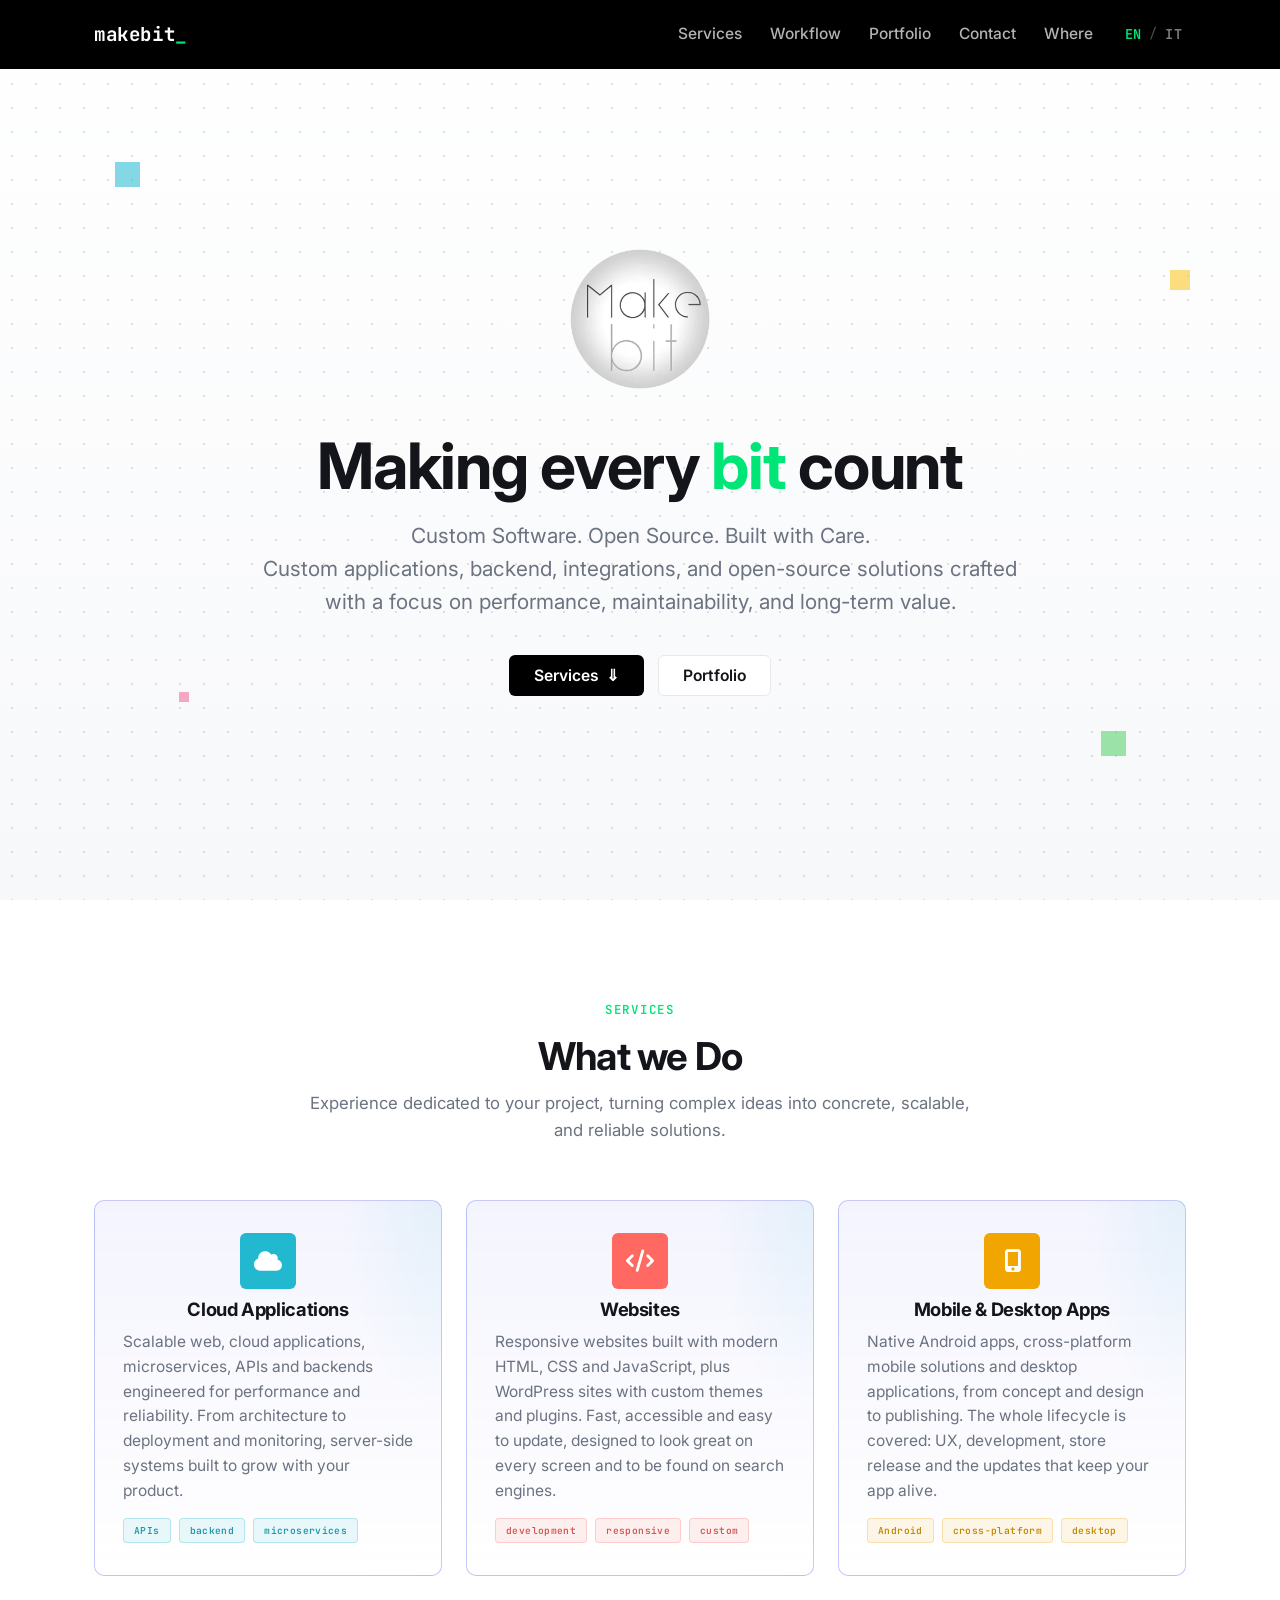
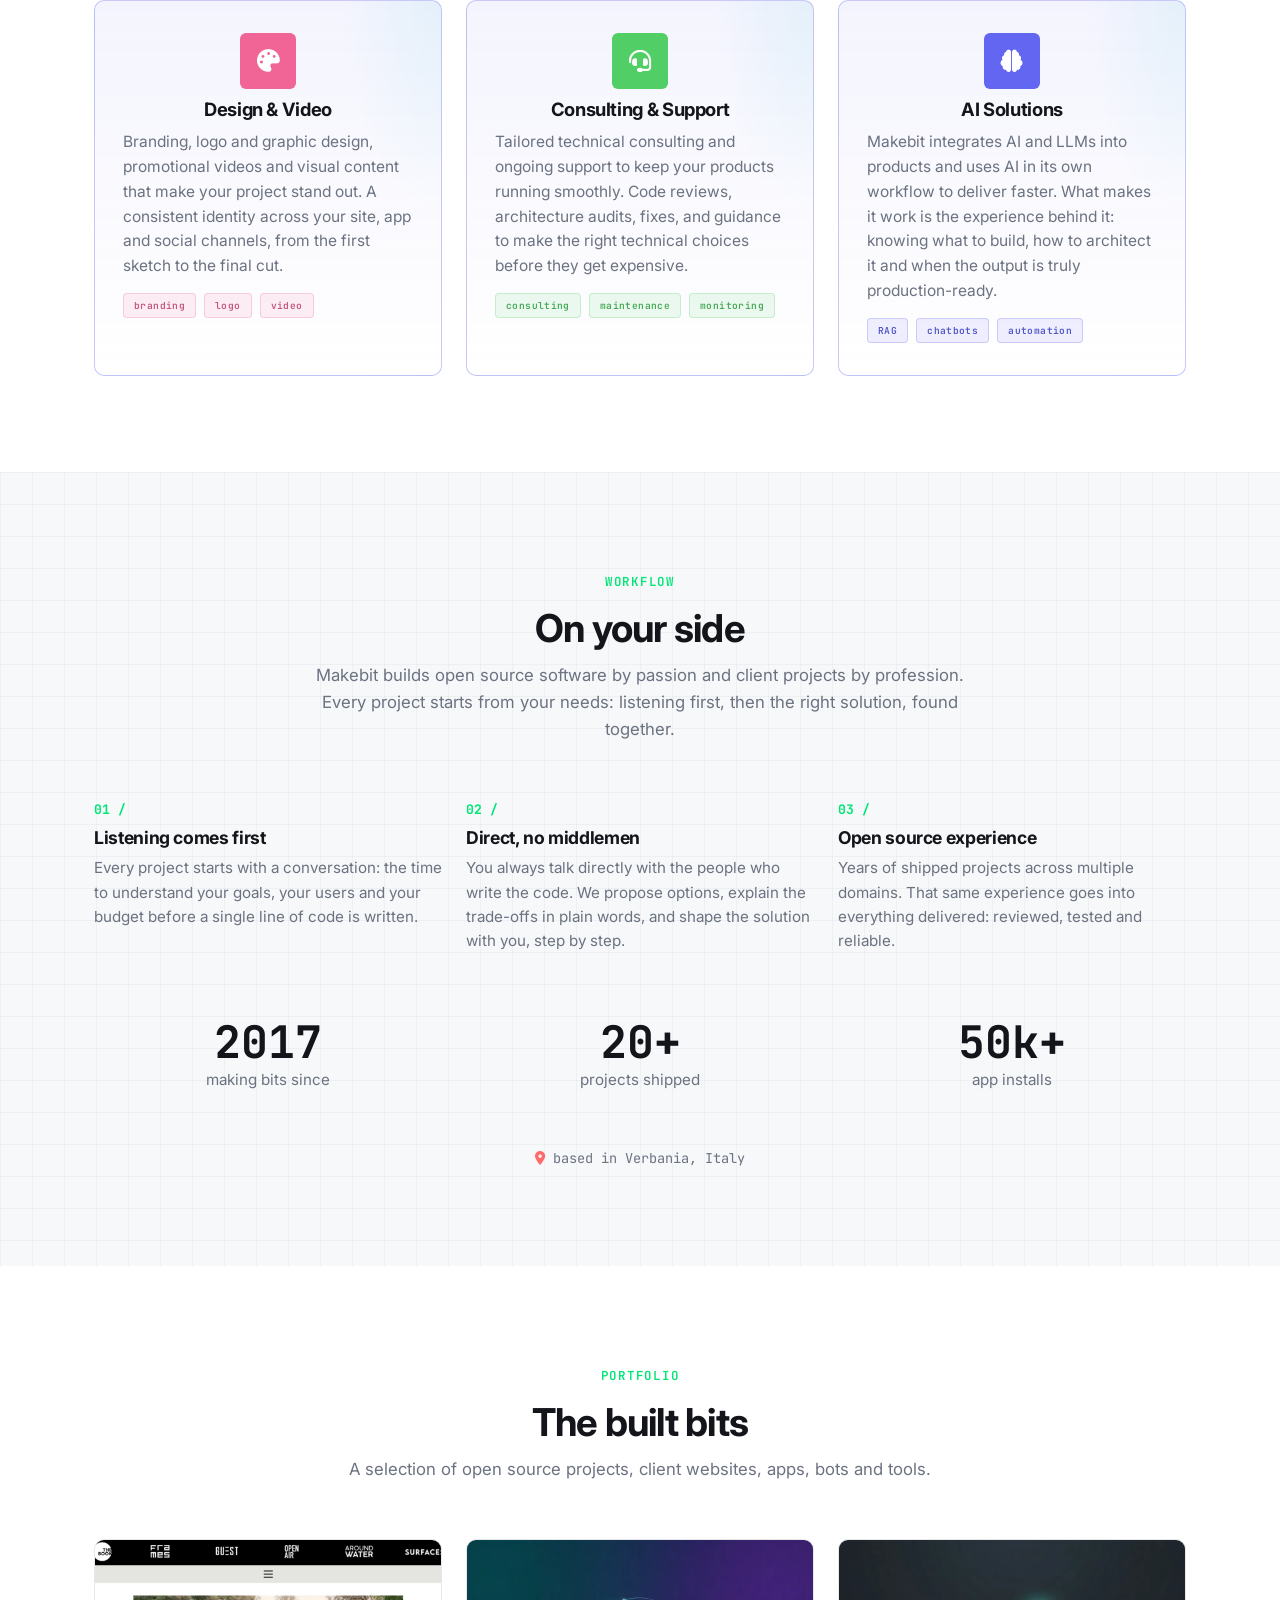
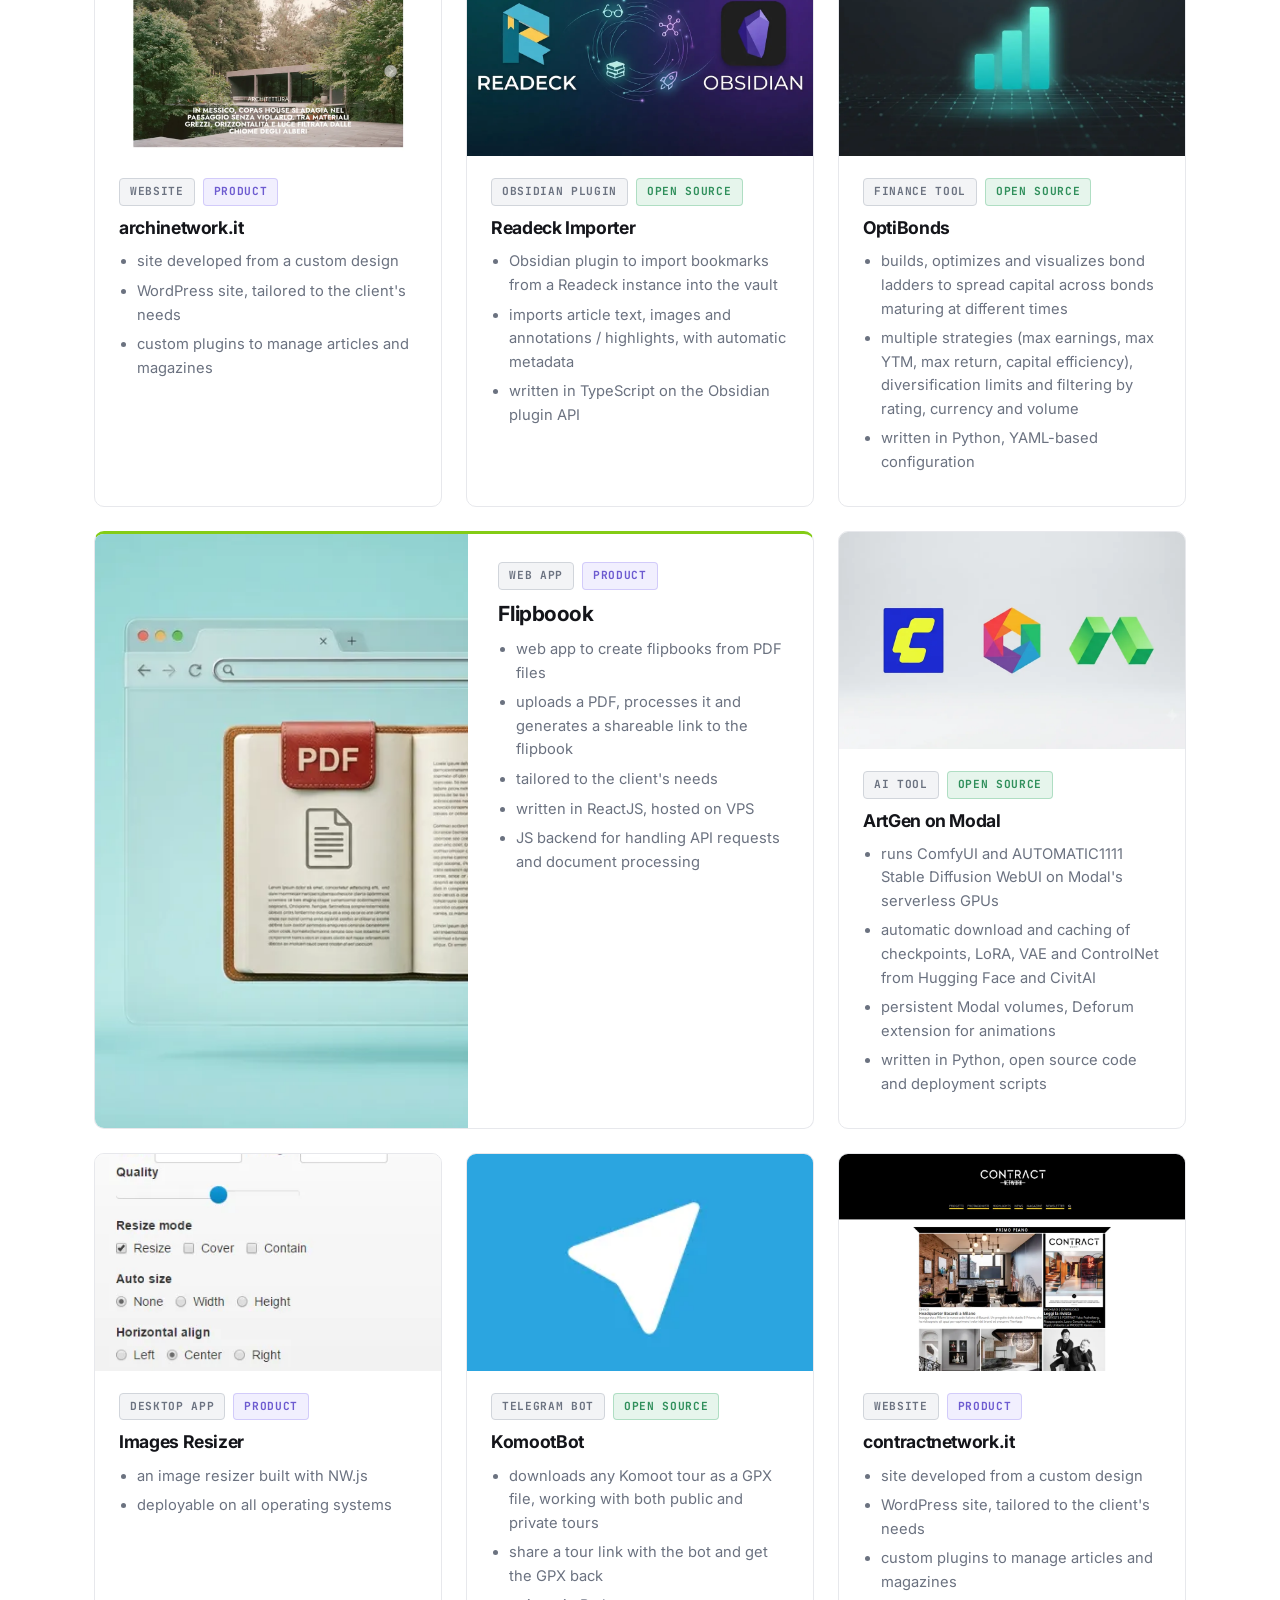
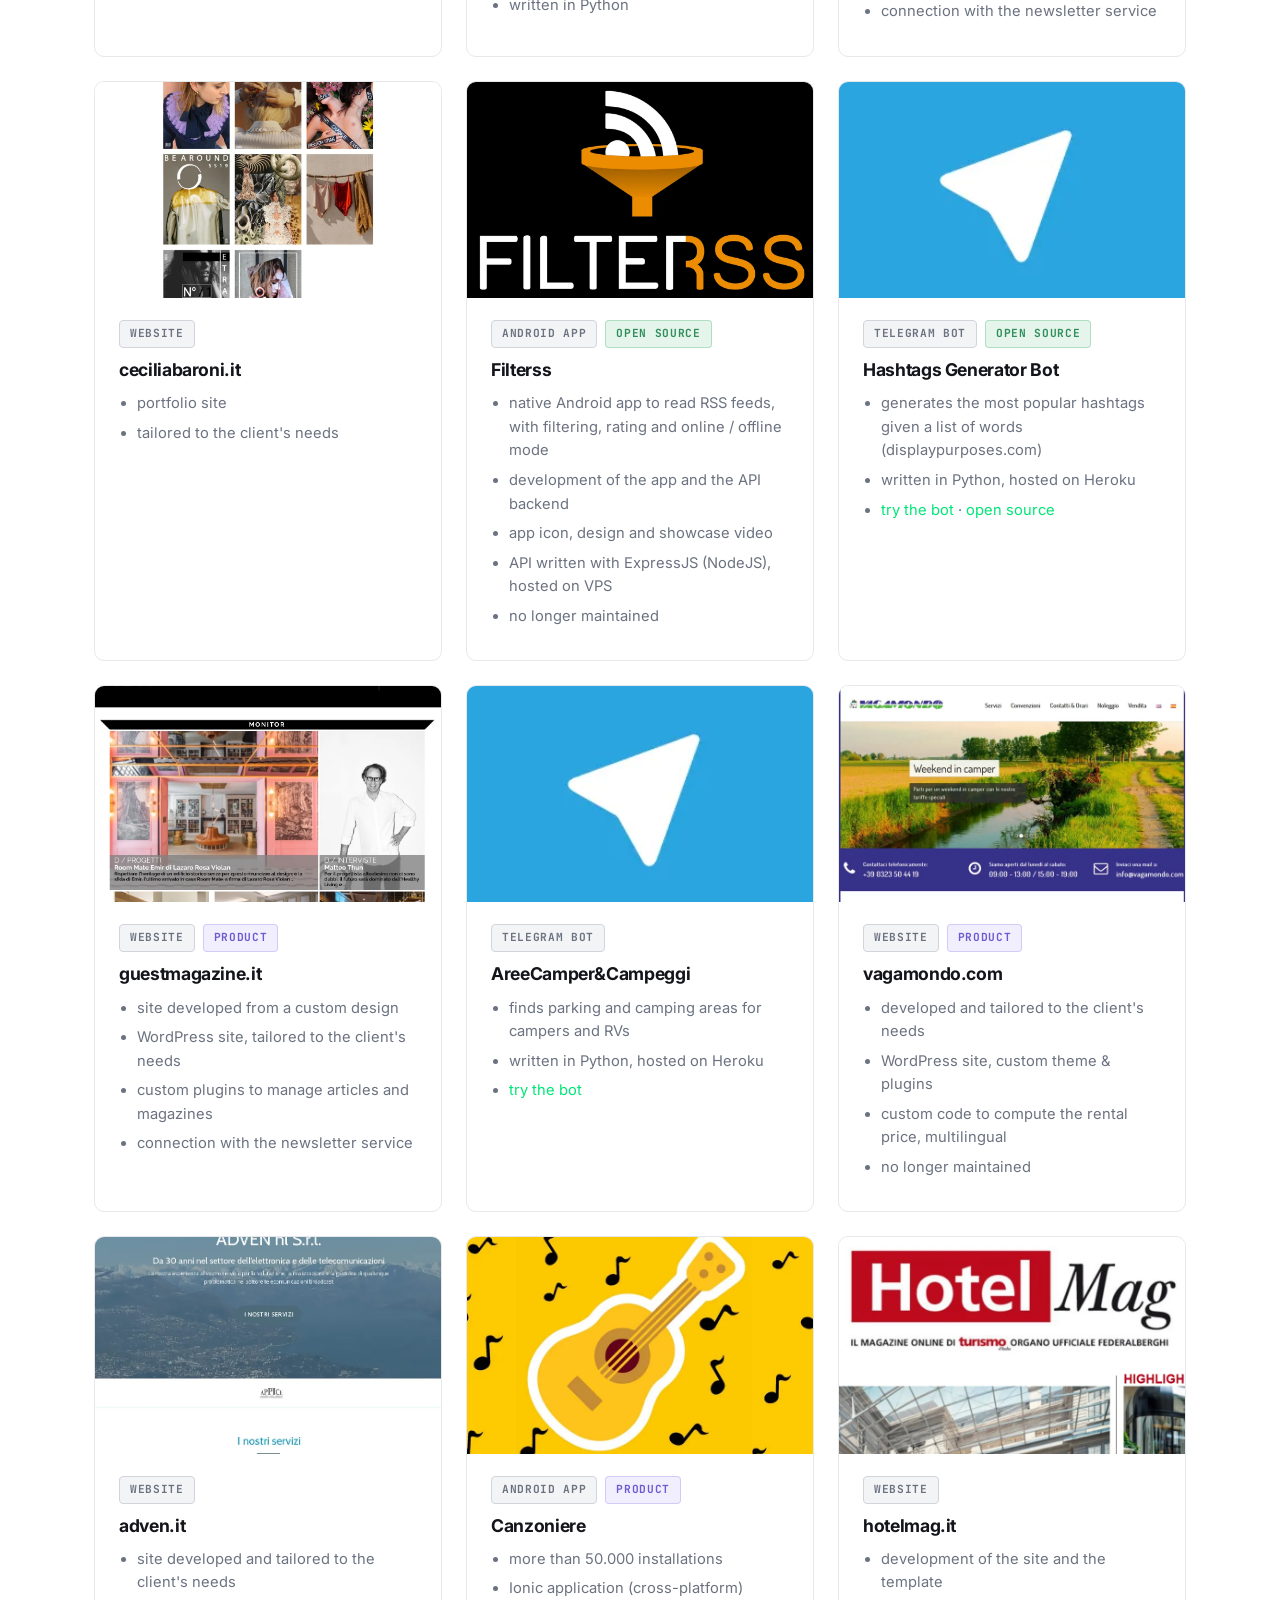
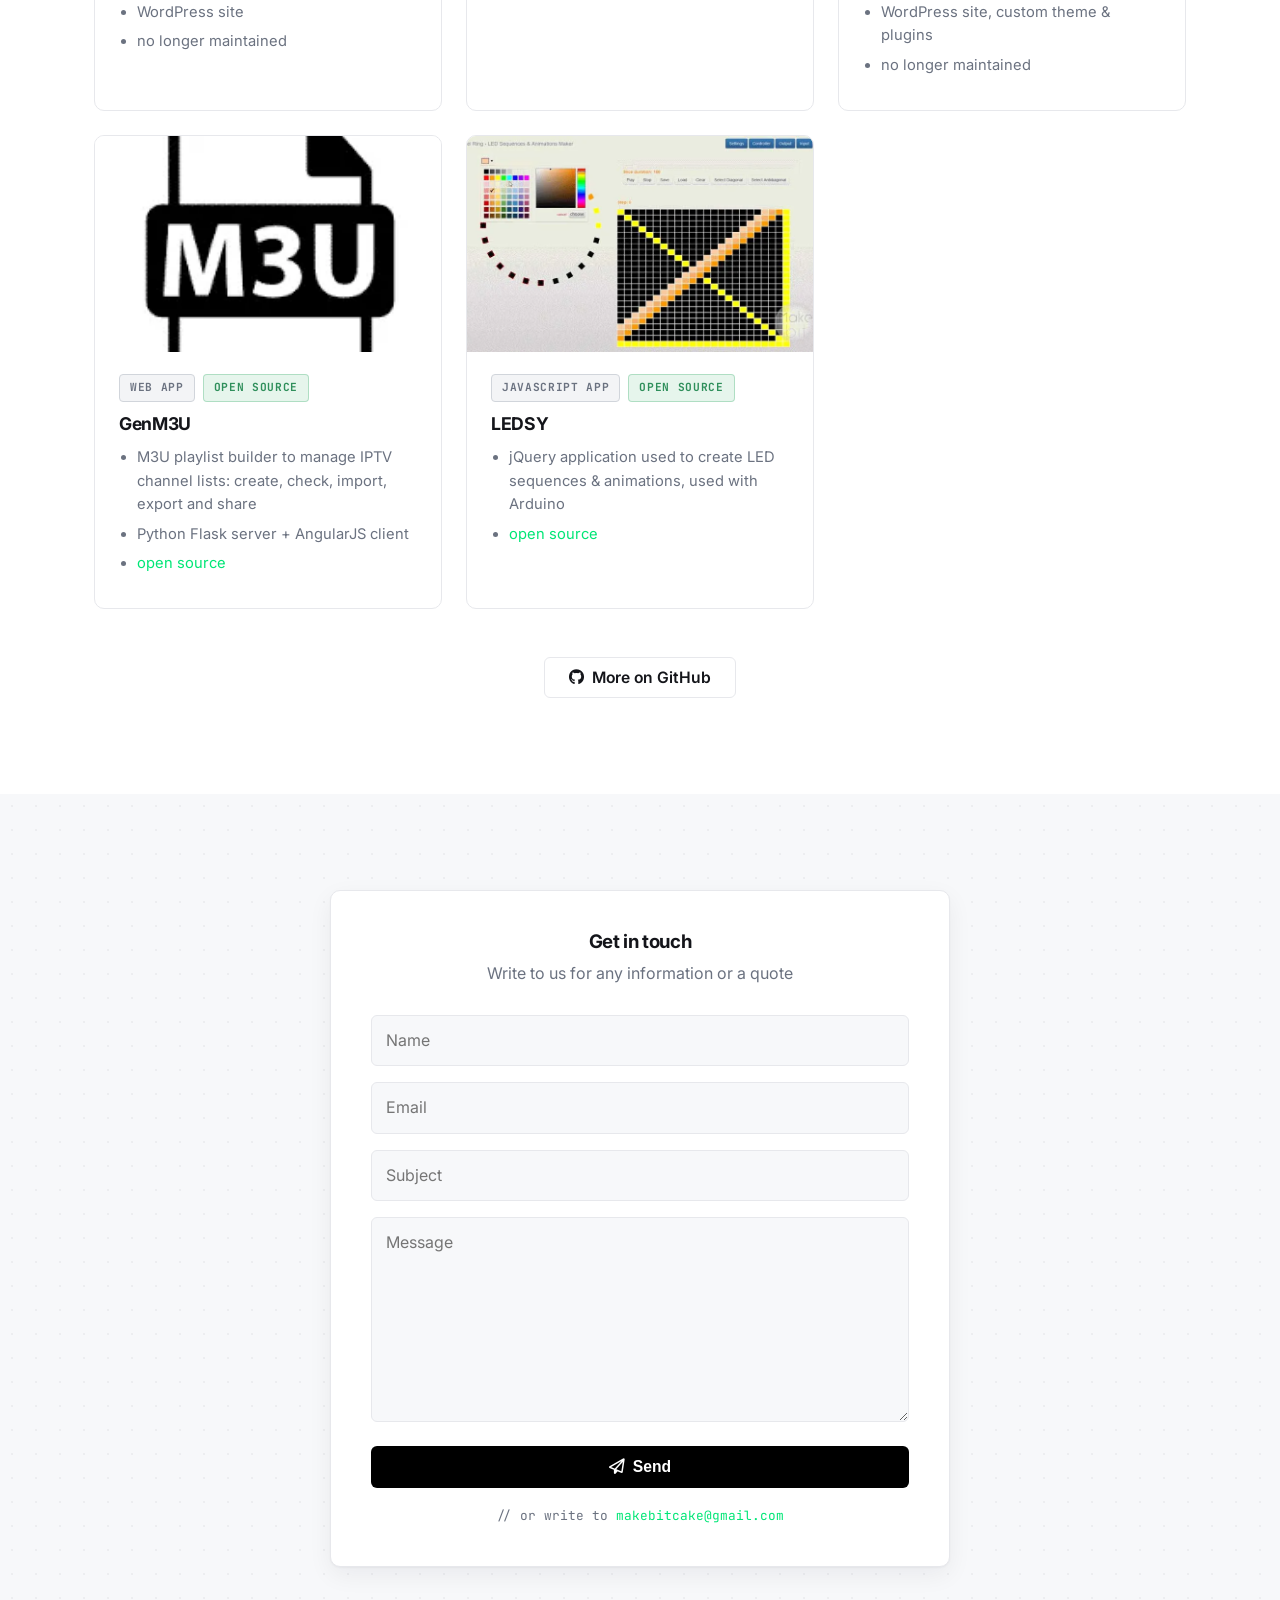
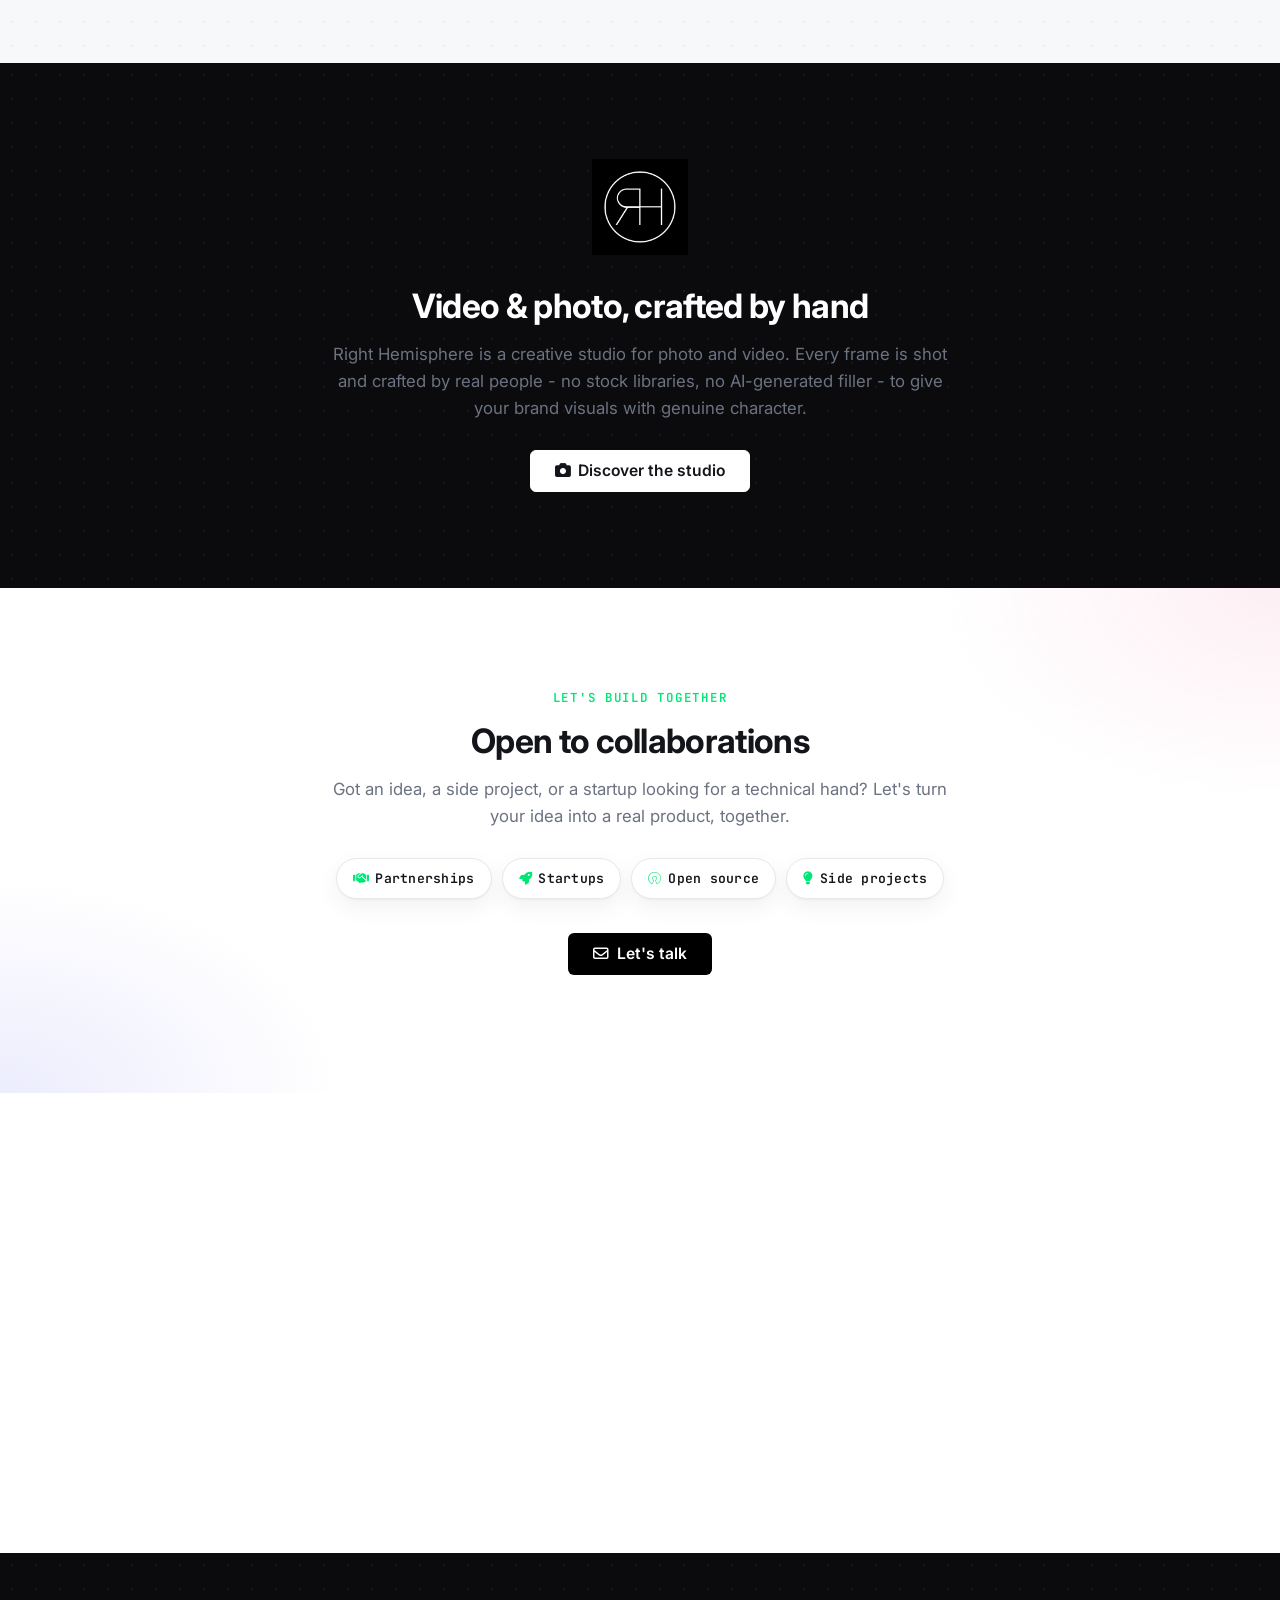
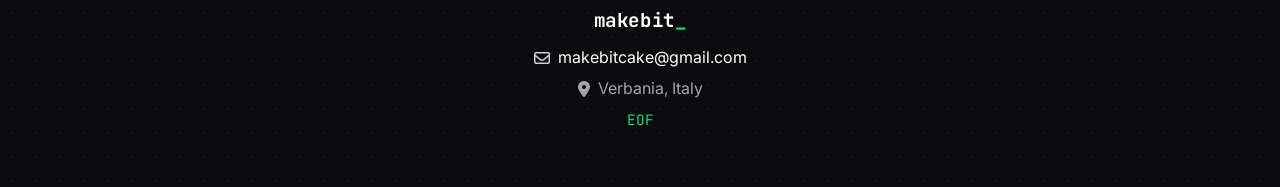
<file: index.html>
<!DOCTYPE html>
<html lang="en">

<head>
	<meta charset="utf-8">
	<meta name="viewport" content="width=device-width, initial-scale=1">

	<title>Makebit · Software, Web &amp; App Development in Verbania</title>
	<meta name="description" content="Makebit is an independent software studio in Verbania, Italy, building custom websites, mobile and desktop apps, cloud applications and open source software for clients worldwide.">
	<meta name="author" content="Makebit">
	<meta name="robots" content="index, follow, max-image-preview:large, max-snippet:-1, max-video-preview:-1">
	<meta name="theme-color" content="#ffffff">

	<link rel="canonical" href="https://makeb.it/">

	<!-- Favicons -->
	<link rel="icon" href="/assets/img/makebit.png" type="image/png">
	<link rel="apple-touch-icon" href="/assets/img/makebit.png">

	<!-- Open Graph -->
	<meta property="og:type" content="website">
	<meta property="og:site_name" content="Makebit">
	<meta property="og:title" content="Makebit · Software, Web &amp; App Development">
	<meta property="og:description" content="Independent software studio in Verbania, Italy. Custom websites, mobile and desktop apps, cloud applications and open source software.">
	<meta property="og:url" content="https://makeb.it/">
	<meta property="og:image" content="https://makeb.it/assets/img/makebit.png">
	<meta property="og:image:alt" content="Makebit logo">
	<meta property="og:locale" content="en_US">
	<meta property="og:locale:alternate" content="it_IT">

	<!-- Twitter -->
	<meta name="twitter:card" content="summary">
	<meta name="twitter:title" content="Makebit · Software, Web &amp; App Development">
	<meta name="twitter:description" content="Independent software studio in Verbania, Italy. Custom websites, mobile and desktop apps, cloud applications and open source software.">
	<meta name="twitter:image" content="https://makeb.it/assets/img/makebit.png">
	<meta name="twitter:image:alt" content="Makebit logo">

	<!-- Font Awesome 6 -->
	<link href="https://cdnjs.cloudflare.com/ajax/libs/font-awesome/6.5.2/css/all.min.css" rel="stylesheet"
		crossorigin="anonymous" referrerpolicy="no-referrer">

	<!-- Fonts -->
	<link rel="preconnect" href="https://fonts.googleapis.com">
	<link rel="preconnect" href="https://fonts.gstatic.com" crossorigin>
	<link href="https://fonts.googleapis.com/css2?family=Inter:wght@400;500;600;700;800&family=JetBrains+Mono:wght@400;600;700&display=swap" rel="stylesheet">

	<!-- Site styles -->
	<link href="/css/main.css" rel="stylesheet">

	<!-- Structured data -->
	<script type="application/ld+json">
		{
			"@context": "https://schema.org",
			"@graph": [
				{
					"@type": ["Organization", "ProfessionalService"],
					"@id": "https://makeb.it/#organization",
					"name": "Makebit",
					"alternateName": "makeb.it",
					"url": "https://makeb.it/",
					"logo": "https://makeb.it/assets/img/makebit.png",
					"image": "https://makeb.it/assets/img/makebit.png",
					"email": "makebitcake@gmail.com",
					"description": "Independent software studio in Verbania, Italy. Custom websites, mobile and desktop apps, cloud applications and open source software.",
					"foundingDate": "2017",
					"knowsAbout": [
						"Web development",
						"Mobile app development",
						"Cloud applications",
						"Open source software",
						"WordPress",
						"Android development",
						"AI and LLM integration"
					],
					"address": {
						"@type": "PostalAddress",
						"addressLocality": "Verbania",
						"addressRegion": "VB",
						"addressCountry": "IT"
					},
					"areaServed": "Worldwide",
					"sameAs": [
						"https://github.com/makebit"
					],
					"contactPoint": [{
						"@type": "ContactPoint",
						"email": "makebitcake@gmail.com",
						"contactType": "customer support",
						"availableLanguage": ["en", "it"]
					}],
					"hasOfferCatalog": {
						"@type": "OfferCatalog",
						"name": "Services",
						"itemListElement": [
							{ "@type": "Offer", "itemOffered": { "@type": "Service", "name": "Cloud Applications" } },
							{ "@type": "Offer", "itemOffered": { "@type": "Service", "name": "Websites" } },
							{ "@type": "Offer", "itemOffered": { "@type": "Service", "name": "Mobile & Desktop Apps" } },
							{ "@type": "Offer", "itemOffered": { "@type": "Service", "name": "Design & Video" } },
							{ "@type": "Offer", "itemOffered": { "@type": "Service", "name": "Consulting & Support" } },
							{ "@type": "Offer", "itemOffered": { "@type": "Service", "name": "AI Solutions" } }
						]
					}
				},
				{
					"@type": "WebSite",
					"@id": "https://makeb.it/#website",
					"url": "https://makeb.it/",
					"name": "Makebit",
					"inLanguage": ["en", "it"],
					"publisher": { "@id": "https://makeb.it/#organization" }
				}
			]
		}
	</script>
</head>

<body>
	<!-- Navbar -->
	<nav class="navbar" id="navbar">
		<div class="container">
			<a href="#top" class="navbar__brand">makebit</a>
			<button class="navbar__toggle" id="nav-toggle" aria-label="Menu" aria-expanded="false">
				<i class="fa-solid fa-bars"></i>
			</button>
			<ul class="navbar__links" id="nav-links">
				<li><a href="#services"><l en="Services" it="Servizi"></l></a></li>
				<li><a href="#workflow"><l en="Workflow" it="Workflow"></l></a></li>
				<li><a href="#portfolio"><l en="Portfolio" it="Portfolio"></l></a></li>
				<li><a href="#callout"><l en="Contact" it="Contatti"></l></a></li>
				<li><a href="#map"><l en="Where" it="Dove"></l></a></li>
				<li class="navbar__lang" role="group" aria-label="Language">
					<button type="button" class="lang-btn" data-lang="en" aria-pressed="false">EN</button>
					<span class="lang-sep" aria-hidden="true">/</span>
					<button type="button" class="lang-btn" data-lang="it" aria-pressed="false">IT</button>
				</li>
			</ul>
		</div>
	</nav>

	<!-- Hero -->
	<header id="top" class="hero">
		<span class="hero__bit hero__bit--1" aria-hidden="true"></span>
		<span class="hero__bit hero__bit--2" aria-hidden="true"></span>
		<span class="hero__bit hero__bit--3" aria-hidden="true"></span>
		<span class="hero__bit hero__bit--4" aria-hidden="true"></span>
		<div class="hero__inner">
			<img class="hero__logo" src="/assets/img/makebit.webp" alt="Makebit — software development studio in Verbania, Italy" fetchpriority="high" width="270" height="270">
			<h1>Making every <span class="accent">bit</span> count</h1>
			<p class="hero__tagline"><l en="Custom Software. Open Source. Built with Care. <br> Custom applications, backend, integrations, and open-source solutions crafted with a focus on performance, maintainability, and long-term value."
				it="Custom software. Open Source. Realizzato con cura. <br> Applicazioni personalizzate, sistemi backend, integrazioni e soluzioni open-source realizzate con un focus su prestazioni e valore a lungo termine."></l></p>
			<div class="hero__cta">
				<a href="#services" class="btn btn-primary"><l en="Services" it="Servizi"></l> &#8659;</a>
				<a href="#portfolio" class="btn btn-white"><l en="Portfolio" it="Portfolio"></l></a>
			</div>
		</div>
	</header>

	<!-- Services -->
	<section id="services" class="section">
		<div class="container">
			<div class="section-head reveal">
				<span class="eyebrow"><l en="Services" it="Servizi"></l></span>
				<h2><l en="What we Do" it="Cosa facciamo">What we Do</l></h2>
				<p><l en="Experience dedicated to your project, turning complex ideas into concrete, scalable, and reliable solutions."
					it="Esperienza messa al servizio del tuo progetto, per trasformare idee complesse in soluzioni concrete, scalabili e affidabili."></l></p>
			</div>
			<div class="grid grid--services">
				<div class="service-card reveal" style="--c:#22b8cf">
					<span class="service-card__icon" style="--c:#22b8cf"><i class="fa-solid fa-cloud"></i></span>
					<h3><l en="Cloud Applications" it="Applicazioni Cloud"></l></h3>
					<p><l en="Scalable web, cloud applications, microservices, APIs and backends engineered for performance and reliability. From architecture to deployment and monitoring, server-side systems built to grow with your product."
						it="Applicazioni web e cloud scalabili, microservizi, API e backend progettati per prestazioni e affidabilità. Dall'architettura al deploy e al monitoraggio, sistemi server-side costruiti per crescere con il tuo prodotto."></l></p>
					<div class="chips" aria-hidden="true">
						<span class="chip">APIs</span>
						<span class="chip">backend</span>
						<span class="chip">microservices</span>
					</div>
				</div>
				<div class="service-card reveal" style="--c:#FF6961">
					<span class="service-card__icon" style="--c:#FF6961"><i class="fa-solid fa-code"></i></span>
					<h3><l en="Websites" it="Siti Web"></l></h3>
					<p><l en="Responsive websites built with modern HTML, CSS and JavaScript, plus WordPress sites with custom themes and plugins. Fast, accessible and easy to update, designed to look great on every screen and to be found on search engines."
						it="Siti web responsive realizzati con HTML, CSS e JavaScript moderni, oltre a siti WordPress con temi e plugin su misura. Veloci, accessibili e facili da aggiornare, pensati per essere visualizzati su ogni schermo e farsi trovare sui motori di ricerca."></l></p>
					<div class="chips" aria-hidden="true">
						<span class="chip">development</span>
						<span class="chip">responsive</span>
						<span class="chip">custom</span>
					</div>
				</div>
				<div class="service-card reveal" style="--c:#F0A500">
					<span class="service-card__icon" style="--c:#F0A500"><i class="fa-solid fa-mobile-screen-button"></i></span>
					<h3><l en="Mobile &amp; Desktop Apps" it="App Mobile &amp; Desktop"></l></h3>
					<p><l en="Native Android apps, cross-platform mobile solutions and desktop applications, from concept and design to publishing. The whole lifecycle is covered: UX, development, store release and the updates that keep your app alive."
						it="App native Android, soluzioni mobile multipiattaforma e applicazioni desktop, dall'idea e dal design alla pubblicazione. L'intero ciclo di vita è coperto: UX, sviluppo, rilascio sugli store e gli aggiornamenti che tengono viva la tua app."></l></p>
					<div class="chips" aria-hidden="true">
						<span class="chip">Android</span>
						<span class="chip">cross-platform</span>
						<span class="chip">desktop</span>
					</div>
				</div>
				<div class="service-card reveal" style="--c:#f06595">
					<span class="service-card__icon" style="--c:#f06595"><i class="fa-solid fa-palette"></i></span>
					<h3><l en="Design &amp; Video" it="Grafica &amp; Video"></l></h3>
					<p><l en="Branding, logo and graphic design, promotional videos and visual content that make your project stand out. A consistent identity across your site, app and social channels, from the first sketch to the final cut."
						it="Branding, logo e progettazione grafica, video promozionali e contenuti visivi che valorizzano il tuo progetto. Un'identità coerente su sito, app e canali social, dal primo schizzo al montaggio finale."></l></p>
					<div class="chips" aria-hidden="true">
						<span class="chip">branding</span>
						<span class="chip">logo</span>
						<span class="chip">video</span>
					</div>
				</div>
				<div class="service-card reveal" style="--c:#51cf66">
					<span class="service-card__icon" style="--c:#51cf66"><i class="fa-solid fa-headset"></i></span>
					<h3><l en="Consulting &amp; Support" it="Consulenza &amp; Assistenza"></l></h3>
					<p><l en="Tailored technical consulting and ongoing support to keep your products running smoothly. Code reviews, architecture audits, fixes, and guidance to make the right technical choices before they get expensive."
						it="Consulenza tecnica su misura e assistenza continuativa per mantenere i tuoi prodotti sempre efficienti. Revisione del codice, verifica delle architetture, fix, e supporto per fare le scelte giuste prima che diventino costose."></l></p>
					<div class="chips" aria-hidden="true">
						<span class="chip">consulting</span>
						<span class="chip">maintenance</span>
						<span class="chip">monitoring</span>
					</div>
				</div>
				<div class="service-card reveal" style="--c:#6366f1">
					<span class="service-card__icon" style="--c:#6366f1"><i class="fa-solid fa-brain"></i></span>
					<h3><l en="AI Solutions" it="Soluzioni AI"></l></h3>
					<p><l en="Makebit integrates AI and LLMs into products and uses AI in its own workflow to deliver faster. What makes it work is the experience behind it: knowing what to build, how to architect it and when the output is truly production-ready."
						it="Makebit integra AI e LLM nei prodotti e usa l'AI nel proprio flusso di lavoro per consegnare più in fretta. A fare la differenza è l'esperienza: sapere cosa costruire, come architettarlo e quando il risultato è davvero pronto per la produzione."></l></p>
					<div class="chips" aria-hidden="true">
						<span class="chip">RAG</span>
						<span class="chip">chatbots</span>
						<span class="chip">automation</span>
					</div>
				</div>
			</div>
		</div>
	</section>

	<!-- Workflow -->
	<section id="workflow" class="section section--alt">
		<div class="container">
			<div class="section-head reveal">
				<span class="eyebrow"><l en="Workflow" it="Workflow"></l></span>
				<h2><l en="On your side" it="Al tuo fianco">On your side</l></h2>
				<p><l en="Makebit builds open source software by passion and client projects by profession. Every project starts from your needs: listening first, then the right solution, found together."
					it="Makebit costruisce software open source per passione e progetti per i clienti per professione. Ogni progetto parte dalle tue esigenze: prima l'ascolto, poi la soluzione giusta, trovata insieme."></l></p>
			</div>
			<div class="pillars">
				<div class="pillar reveal">
					<span class="pillar__num">01 /</span>
					<h3><l en="Listening comes first" it="Prima di tutto, l'ascolto"></l></h3>
					<p><l en="Every project starts with a conversation: the time to understand your goals, your users and your budget before a single line of code is written."
						it="Ogni progetto inizia con una conversazione: il tempo di capire i tuoi obiettivi, i tuoi utenti e il tuo budget prima che venga scritta una sola riga di codice."></l></p>
				</div>
				<div class="pillar reveal">
					<span class="pillar__num">02 /</span>
					<h3><l en="Direct, no middlemen" it="Senza intermediari"></l></h3>
					<p><l en="You always talk directly with the people who write the code. We propose options, explain the trade-offs in plain words, and shape the solution with you, step by step."
						it="Parli sempre direttamente con chi scrive il codice. Vengono proposte opzioni, spiegati pro e contro con parole semplici, e la soluzione prende forma con te, passo dopo passo."></l></p>
				</div>
				<div class="pillar reveal">
					<span class="pillar__num">03 /</span>
					<h3><l en="Open source experience" it="Esperienza open source"></l></h3>
					<p><l en="Years of shipped projects across multiple domains. That same experience goes into everything delivered: reviewed, tested and reliable."
						it="Anni di progetti in diversi settori. La stessa esperienza entra in tutto ciò che viene consegnato: verificato, testato e affidabile."></l></p>
				</div>
			</div>
			<div class="stats">
				<div class="stat reveal">
					<span class="stat__num" data-target="2017">2017</span>
					<span class="stat__label"><l en="making bits since" it="making bits since"></l></span>
				</div>
				<div class="stat reveal">
					<span class="stat__num" data-target="20" data-suffix="+">20+</span>
					<span class="stat__label"><l en="projects shipped" it="progetti consegnati"></l></span>
				</div>
				<div class="stat reveal">
					<span class="stat__num" data-target="50" data-suffix="k+">50k+</span>
					<span class="stat__label"><l en="app installs" it="installazioni delle app"></l></span>
				</div>
			</div>
			<p class="location-line reveal">
				<i class="fa-solid fa-location-dot"></i>
				<l en="based in Verbania, Italy" it="con base a Verbania"></l>
			</p>
		</div>
	</section>

	<!-- Portfolio -->
	<section id="portfolio" class="section">
		<div class="container">
			<div class="section-head reveal">
				<span class="eyebrow"><l en="Portfolio" it="Portfolio"></l></span>
				<h2><l en="The built bits" it="I bit costruiti">The built bits</l></h2>
				<p><l en="A selection of open source projects, client websites, apps, bots and tools." it="Una selezione di progetti open source, siti per clienti, app, bot e strumenti."></l></p>
			</div>

			<div class="grid grid--portfolio">
				<article class="work-card reveal" style="--c:#a02300">
					<a class="work-card__media" href="http://www.archinetwork.it/" target="_blank" rel="noopener">
						<img loading="lazy" decoding="async" src="/assets/img/works/archinetwork-site.webp" alt="archinetwork.it">
					</a>
					<div class="work-card__body">
						<div class="work-card__tags">
							<span class="work-card__tag">Website</span>
							<span class="work-card__tag work-card__tag--product">Product</span>
						</div>
						<h3 class="work-card__title"><a class="work-card__title-link" href="http://www.archinetwork.it/" target="_blank" rel="noopener">archinetwork.it</a></h3>
						<ul>
							<li>site developed from a custom design</li>
							<li>WordPress site, tailored to the client's needs</li>
							<li>custom plugins to manage articles and magazines</li>
						</ul>
					</div>
				</article>

				<article class="work-card reveal" style="--c:#7c3aed">
					<a class="work-card__media" href="https://github.com/makebit/obsidian-readeck-importer" target="_blank" rel="noopener">
						<img loading="lazy" decoding="async" src="/assets/img/works/obsidian-readeck-importer.webp" alt="Readeck Importer">
					</a>
					<div class="work-card__body">
						<div class="work-card__tags">
							<span class="work-card__tag">Obsidian Plugin</span>
							<span class="work-card__tag work-card__tag--oss">Open source</span>
						</div>
						<h3 class="work-card__title"><a class="work-card__title-link" href="https://github.com/makebit/obsidian-readeck-importer" target="_blank" rel="noopener">Readeck Importer</a></h3>
						<ul>
							<li>Obsidian plugin to import bookmarks from a Readeck instance into the vault</li>
							<li>imports article text, images and annotations / highlights, with automatic metadata</li>
							<li>written in TypeScript on the Obsidian plugin API</li>
						</ul>
					</div>
				</article>

				<article class="work-card reveal" style="--c:#0ea5e9">
					<a class="work-card__media" href="https://github.com/NicholasRasi/OptiBonds" target="_blank" rel="noopener">
						<img loading="lazy" decoding="async" src="/assets/img/works/optibonds.webp" alt="OptiBonds">
					</a>
					<div class="work-card__body">
						<div class="work-card__tags">
							<span class="work-card__tag">Finance Tool</span>
							<span class="work-card__tag work-card__tag--oss">Open source</span>
						</div>
						<h3 class="work-card__title"><a class="work-card__title-link" href="https://github.com/NicholasRasi/OptiBonds" target="_blank" rel="noopener">OptiBonds</a></h3>
						<ul>
							<li>builds, optimizes and visualizes bond ladders to spread capital across bonds maturing at different times</li>
							<li>multiple strategies (max earnings, max YTM, max return, capital efficiency), diversification limits and filtering by rating, currency and volume</li>
							<li>written in Python, YAML-based configuration</li>
						</ul>
					</div>
				</article>

				<article class="work-card work-card--lg reveal" style="--c:#84cc16">
					<a class="work-card__media" href="#" target="_blank" rel="noopener">
						<img loading="lazy" decoding="async" src="/assets/img/works/flipboook.webp" alt="Flipboook">
					</a>
					<div class="work-card__body">
						<div class="work-card__tags">
							<span class="work-card__tag">Web App</span>
							<span class="work-card__tag work-card__tag--product">Product</span>
						</div>
						<h3 class="work-card__title"><a class="work-card__title-link" href="#" target="_blank" rel="noopener">Flipboook</a></h3>
						<ul>
							<li>web app to create flipbooks from PDF files</li>
							<li>uploads a PDF, processes it and generates a shareable link to the flipbook</li>
							<li>tailored to the client's needs</li>
							<li>written in ReactJS, hosted on VPS</li>
							<li>JS backend for handling API requests and document processing</li>
						</ul>
					</div>
				</article>


				<article class="work-card reveal" style="--c:#84cc16">
					<a class="work-card__media" href="https://github.com/makebit/artgen-on-modal" target="_blank" rel="noopener">
						<img loading="lazy" decoding="async" src="/assets/img/works/artgen-on-modal.webp" alt="ArtGen on Modal">
					</a>
					<div class="work-card__body">
						<div class="work-card__tags">
							<span class="work-card__tag">AI Tool</span>
							<span class="work-card__tag work-card__tag--oss">Open source</span>
						</div>
						<h3 class="work-card__title"><a class="work-card__title-link" href="https://github.com/makebit/artgen-on-modal" target="_blank" rel="noopener">ArtGen on Modal</a></h3>
						<ul>
							<li>runs ComfyUI and AUTOMATIC1111 Stable Diffusion WebUI on Modal&#39;s serverless GPUs</li>
							<li>automatic download and caching of checkpoints, LoRA, VAE and ControlNet from Hugging Face and CivitAI</li>
							<li>persistent Modal volumes, Deforum extension for animations</li>
							<li>written in Python, open source code and deployment scripts</li>
						</ul>
					</div>
				</article>

				<article class="work-card reveal" style="--c:#868e96">
					<a class="work-card__media" href="#" target="_blank" rel="noopener">
						<img loading="lazy" decoding="async" src="/assets/img/works/ImagesResizer.webp" alt="Images Resizer">
					</a>
					<div class="work-card__body">
						<div class="work-card__tags">
							<span class="work-card__tag">Desktop App</span>
							<span class="work-card__tag work-card__tag--product">Product</span>
						</div>
						<h3 class="work-card__title"><a class="work-card__title-link" href="#" target="_blank" rel="noopener">Images Resizer</a></h3>
						<ul>
							<li>an image resizer built with NW.js</li>
							<li>deployable on all operating systems</li>
						</ul>
					</div>
				</article>

				<article class="work-card reveal" style="--c:#1da868">
					<a class="work-card__media" href="https://github.com/makebit/KomootBot" target="_blank" rel="noopener">
						<img loading="lazy" decoding="async" src="/assets/img/works/telegram.webp" alt="KomootBot">
					</a>
					<div class="work-card__body">
						<div class="work-card__tags">
							<span class="work-card__tag">Telegram Bot</span>
							<span class="work-card__tag work-card__tag--oss">Open source</span>
						</div>
						<h3 class="work-card__title"><a class="work-card__title-link" href="https://github.com/makebit/KomootBot" target="_blank" rel="noopener">KomootBot</a></h3>
						<ul>
							<li>downloads any Komoot tour as a GPX file, working with both public and private tours</li>
							<li>share a tour link with the bot and get the GPX back</li>
							<li>written in Python</li>
						</ul>
					</div>
				</article>




				<article class="work-card reveal" style="--c:#0aaa00">
					<a class="work-card__media" href="http://www.contractnetwork.it/" target="_blank" rel="noopener">
						<img loading="lazy" decoding="async" src="/assets/img/works/contractnetwork-site.webp" alt="contractnetwork.it">
					</a>
					<div class="work-card__body">
						<div class="work-card__tags">
							<span class="work-card__tag">Website</span>
							<span class="work-card__tag work-card__tag--product">Product</span>
						</div>
						<h3 class="work-card__title"><a class="work-card__title-link" href="http://www.contractnetwork.it/" target="_blank" rel="noopener">contractnetwork.it</a></h3>
						<ul>
							<li>site developed from a custom design</li>
							<li>WordPress site, tailored to the client's needs</li>
							<li>custom plugins to manage articles and magazines</li>
							<li>connection with the newsletter service</li>
						</ul>
					</div>
				</article>

				<article class="work-card reveal" style="--c:#000ff0">
					<a class="work-card__media" href="http://ceciliabaroni.it/" target="_blank" rel="noopener">
						<img loading="lazy" decoding="async" src="/assets/img/works/ceciliabaroni-site.webp" alt="ceciliabaroni.it">
					</a>
					<div class="work-card__body">
						<div class="work-card__tags">
							<span class="work-card__tag">Website</span>
						</div>
						<h3 class="work-card__title"><a class="work-card__title-link" href="http://ceciliabaroni.it/" target="_blank" rel="noopener">ceciliabaroni.it</a></h3>
						<ul>
							<li>portfolio site</li>
							<li>tailored to the client's needs</li>
						</ul>
					</div>
				</article>

				<article class="work-card reveal" style="--c:#f38a2c">
					<a class="work-card__media" href="https://github.com/makebit/FilterssApp" target="_blank" rel="noopener">
						<img loading="lazy" decoding="async" src="/assets/img/works/filterss.webp" alt="Filterss">
					</a>
					<div class="work-card__body">
						<div class="work-card__tags">
							<span class="work-card__tag">Android App</span>
							<span class="work-card__tag work-card__tag--oss">Open source</span>
						</div>
						<h3 class="work-card__title"><a class="work-card__title-link" href="https://github.com/makebit/FilterssApp" target="_blank" rel="noopener">Filterss</a></h3>
						<ul>
							<li>native Android app to read RSS feeds, with filtering, rating and online / offline mode</li>
							<li>development of the app and the API backend</li>
							<li>app icon, design and showcase video</li>
							<li>API written with ExpressJS (NodeJS), hosted on VPS</li>
							<li>no longer maintained</li>
						</ul>
					</div>
				</article>

				<article class="work-card reveal" style="--c:#d6336c">
					<a class="work-card__media" href="https://telegram.me/HashtagsGeneratorBot" target="_blank" rel="noopener">
						<img loading="lazy" decoding="async" src="/assets/img/works/telegram.webp" alt="Hashtags Generator Bot">
					</a>
					<div class="work-card__body">
						<div class="work-card__tags">
							<span class="work-card__tag">Telegram Bot</span>
							<span class="work-card__tag work-card__tag--oss">Open source</span>
						</div>
						<h3 class="work-card__title"><a class="work-card__title-link" href="https://telegram.me/HashtagsGeneratorBot" target="_blank" rel="noopener">Hashtags Generator Bot</a></h3>
						<ul>
							<li>generates the most popular hashtags given a list of words (displaypurposes.com)</li>
							<li>written in Python, hosted on Heroku</li>
							<li><a href="https://telegram.me/HashtagsGeneratorBot">try the bot</a> · <a href="https://github.com/makebit/HashtagsGeneratorBot">open source</a></li>
						</ul>
					</div>
				</article>

				<article class="work-card reveal" style="--c:#000000">
					<a class="work-card__media" href="http://www.guestmagazine.it/" target="_blank" rel="noopener">
						<img loading="lazy" decoding="async" src="/assets/img/works/guestmagazine-site.webp" alt="guestmagazine.it">
					</a>
					<div class="work-card__body">
						<div class="work-card__tags">
							<span class="work-card__tag">Website</span>
							<span class="work-card__tag work-card__tag--product">Product</span>
						</div>
						<h3 class="work-card__title"><a class="work-card__title-link" href="http://www.guestmagazine.it/" target="_blank" rel="noopener">guestmagazine.it</a></h3>
						<ul>
							<li>site developed from a custom design</li>
							<li>WordPress site, tailored to the client's needs</li>
							<li>custom plugins to manage articles and magazines</li>
							<li>connection with the newsletter service</li>
						</ul>
					</div>
				</article>

				<article class="work-card reveal" style="--c:#2f9e44">
					<a class="work-card__media" href="https://telegram.me/AreeCamperECampeggiBot" target="_blank" rel="noopener">
						<img loading="lazy" decoding="async" src="/assets/img/works/telegram.webp" alt="AreeCamper&Campeggi Bot">
					</a>
					<div class="work-card__body">
						<div class="work-card__tags">
							<span class="work-card__tag">Telegram Bot</span>
						</div>
						<h3 class="work-card__title"><a class="work-card__title-link" href="https://telegram.me/AreeCamperECampeggiBot" target="_blank" rel="noopener">AreeCamper&amp;Campeggi</a></h3>
						<ul>
							<li>finds parking and camping areas for campers and RVs</li>
							<li>written in Python, hosted on Heroku</li>
							<li><a href="https://telegram.me/AreeCamperECampeggiBot">try the bot</a></li>
						</ul>
					</div>
				</article>

				<article class="work-card reveal" style="--c:#373189">
					<a class="work-card__media" href="http://vagamondo.com" target="_blank" rel="noopener">
						<img loading="lazy" decoding="async" src="/assets/img/works/vagamondo-site.webp" alt="vagamondo.com">
					</a>
					<div class="work-card__body">
						<div class="work-card__tags">
							<span class="work-card__tag">Website</span>
							<span class="work-card__tag work-card__tag--product">Product</span>
						</div>
						<h3 class="work-card__title"><a class="work-card__title-link" href="http://vagamondo.com" target="_blank" rel="noopener">vagamondo.com</a></h3>
						<ul>
							<li>developed and tailored to the client's needs</li>
							<li>WordPress site, custom theme &amp; plugins</li>
							<li>custom code to compute the rental price, multilingual</li>
							<li>no longer maintained</li>
						</ul>
					</div>
				</article>

				<article class="work-card reveal" style="--c:#373189">
					<a class="work-card__media" href="http://vagamondo.com" target="_blank" rel="noopener">
						<img loading="lazy" decoding="async" src="/assets/img/works/adven.webp" alt="adven.it">
					</a>
					<div class="work-card__body">
						<div class="work-card__tags">
							<span class="work-card__tag">Website</span>
						</div>
						<h3 class="work-card__title"><a class="work-card__title-link" href="http://vagamondo.com" target="_blank" rel="noopener">adven.it</a></h3>
						<ul>
							<li>site developed and tailored to the client's needs</li>
							<li>WordPress site</li>
							<li>no longer maintained</li>
						</ul>
					</div>
				</article>

				<article class="work-card reveal" style="--c:#fdca00">
					<a class="work-card__media" href="https://play.google.com/store/apps/details?id=com.makebitapps.canzoniere" target="_blank" rel="noopener">
						<img loading="lazy" decoding="async" src="/assets/img/works/canzoniere.webp" alt="Canzoniere">
					</a>
					<div class="work-card__body">
						<div class="work-card__tags">
							<span class="work-card__tag">Android App</span>
							<span class="work-card__tag work-card__tag--product">Product</span>
						</div>
						<h3 class="work-card__title"><a class="work-card__title-link" href="https://play.google.com/store/apps/details?id=com.makebitapps.canzoniere" target="_blank" rel="noopener">Canzoniere</a></h3>
						<ul>
							<li>more than 50.000 installations</li>
							<li>Ionic application (cross-platform)</li>
						</ul>
					</div>
				</article>

				<article class="work-card reveal" style="--c:#da2723">
					<a class="work-card__media" href="#" target="_blank" rel="noopener">
						<img loading="lazy" decoding="async" src="/assets/img/works/hotelmag.it.webp" alt="hotelmag.it">
					</a>
					<div class="work-card__body">
						<div class="work-card__tags">
							<span class="work-card__tag">Website</span>
						</div>
						<h3 class="work-card__title">hotelmag.it</h3>
						<ul>
							<li>development of the site and the template</li>
							<li>WordPress site, custom theme &amp; plugins</li>
							<li>no longer maintained</li>
						</ul>
					</div>
				</article>

				<article class="work-card reveal" style="--c:#2f9e44">
					<a class="work-card__media" href="https://github.com/makebit/GenM3U" target="_blank" rel="noopener">
						<img loading="lazy" decoding="async" src="/assets/img/works/genm3u.webp" alt="GenM3U">
					</a>
					<div class="work-card__body">
						<div class="work-card__tags">
							<span class="work-card__tag">Web App</span>
							<span class="work-card__tag work-card__tag--oss">Open source</span>
						</div>
						<h3 class="work-card__title"><a class="work-card__title-link" href="https://github.com/makebit/GenM3U" target="_blank" rel="noopener">GenM3U</a></h3>
						<ul>
							<li>M3U playlist builder to manage IPTV channel lists: create, check, import, export and share</li>
							<li>Python Flask server + AngularJS client</li>
							<li><a href="https://github.com/makebit/GenM3U">open source</a></li>
						</ul>
					</div>
				</article>

				<article class="work-card reveal" style="--c:#1c7ed6">
					<a class="work-card__media" href="https://github.com/makebit/Neopixel-Ring-LED-Sequences-and-Animations-Maker" target="_blank" rel="noopener">
						<img loading="lazy" decoding="async" src="/assets/img/works/ledsy.webp" alt="LEDSY">
					</a>
					<div class="work-card__body">
						<div class="work-card__tags">
							<span class="work-card__tag">JavaScript App</span>
							<span class="work-card__tag work-card__tag--oss">Open source</span>
						</div>
						<h3 class="work-card__title"><a class="work-card__title-link" href="https://github.com/makebit/Neopixel-Ring-LED-Sequences-and-Animations-Maker" target="_blank" rel="noopener">LEDSY</a></h3>
						<ul>
							<li>jQuery application used to create LED sequences &amp; animations, used with Arduino</li>
							<li><a href="https://github.com/makebit/Neopixel-Ring-LED-Sequences-and-Animations-Maker">open source</a></li>
						</ul>
					</div>
				</article>

				<!-- <article class="work-card reveal" style="--c:#2f9e44">
					<a class="work-card__media" href="https://play.google.com/store/apps/details?id=com.makebitapps.remotecontrolforslides" target="_blank" rel="noopener">
						<img loading="lazy" decoding="async" src="/assets/img/works/telecomando-presentazioni.webp" alt="Telecomando Presentazioni">
					</a>
					<div class="work-card__body">
						<div class="work-card__tags">
							<span class="work-card__tag">Android App</span>
						</div>
						<h3 class="work-card__title"><a class="work-card__title-link" href="https://play.google.com/store/apps/details?id=com.makebitapps.remotecontrolforslides" target="_blank" rel="noopener">Telecomando Presentazioni</a></h3>
						<ul>
							<li>Android app used as a remote controller for slides</li>
							<li>cross-platform Java server</li>
							<li><a href="https://makeb.it/static/telecomando-presentazioni/en/">tutorial</a></li>
						</ul>
					</div>
				</article>

				<article class="work-card reveal" style="--c:#da2723">
					<a class="work-card__media" href="#" target="_blank" rel="noopener">
						<img loading="lazy" decoding="async" src="/assets/img/works/youtubetomp3.webp" alt="YouTube to MP3">
					</a>
					<div class="work-card__body">
						<div class="work-card__tags">
							<span class="work-card__tag">Android App</span>
							<span class="work-card__tag work-card__tag--oss">Open source</span>
						</div>
						<h3 class="work-card__title">YouTube to MP3</h3>
						<ul>
							<li>Android native application</li>
							<li>works with yt-download.org</li>
							<li><a href="https://github.com/makebit/YoutubeToMp3">open source</a></li>
						</ul>
					</div>
				</article>

				<article class="work-card reveal" style="--c:#373189">
					<a class="work-card__media" href="http://www.vagamondo.com/preventivo/" target="_blank" rel="noopener">
						<img loading="lazy" decoding="async" src="/assets/img/works/vagamondo.webp" alt="Vagamondo Preventivo">
					</a>
					<div class="work-card__body">
						<div class="work-card__tags">
							<span class="work-card__tag">Web App</span>
						</div>
						<h3 class="work-card__title"><a class="work-card__title-link" href="http://www.vagamondo.com/preventivo/" target="_blank" rel="noopener">Vagamondo Preventivo</a></h3>
						<ul>
							<li>online application used to compute rental prices</li>
							<li>no longer maintained</li>
						</ul>
					</div>
				</article>

				<article class="work-card reveal" style="--c:#079dd8">
					<a class="work-card__media" href="#" target="_blank" rel="noopener">
						<img loading="lazy" decoding="async" src="/assets/img/works/f-alldebrid.webp" alt="F-AllDebrid">
					</a>
					<div class="work-card__body">
						<div class="work-card__tags">
							<span class="work-card__tag">Firefox Plugin</span>
						</div>
						<h3 class="work-card__title">F-AllDebrid</h3>
						<ul>
							<li>Firefox plugin to use the AllDebrid service</li>
							<li>no longer maintained</li>
						</ul>
					</div>
				</article>

				<article class="work-card reveal" style="--c:#da2723">
					<a class="work-card__media" href="#" target="_blank" rel="noopener">
						<img loading="lazy" decoding="async" src="/assets/img/works/sooftware.it.webp" alt="sooftware.it">
					</a>
					<div class="work-card__body">
						<div class="work-card__tags">
							<span class="work-card__tag">Website</span>
						</div>
						<h3 class="work-card__title">sooftware.it</h3>
						<ul>
							<li>WordPress blog about software: theory, concepts, strategies and tricks</li>
							<li>no longer maintained</li>
						</ul>
					</div>
				</article>

				<article class="work-card reveal" style="--c:#079dd8">
					<a class="work-card__media" href="#" target="_blank" rel="noopener">
						<img loading="lazy" decoding="async" src="/assets/img/portfolio-4.webp" alt="Amenoblues">
					</a>
					<div class="work-card__body">
						<div class="work-card__tags">
							<span class="work-card__tag">Website</span>
						</div>
						<h3 class="work-card__title">Amenoblues</h3>
						<ul>
							<li>site developed from a standard template</li>
							<li>WordPress site, customized theme</li>
						</ul>
					</div>
				</article> -->

			</div>

			<div class="portfolio-more">
				<a href="https://github.com/makebit" class="btn btn-white" target="_blank" rel="noopener">
					<i class="fa-brands fa-github"></i> <l en="More on GitHub" it="Altro su GitHub"></l>
				</a>
			</div>
		</div>
	</section>

	<!-- Contact form -->
	<section id="callout" class="section section--alt">
		<div class="container">
			<form role="form" id="form-mail" class="contact-card reveal">
				<h3><l en="Get in touch" it="Contatto"></l></h3>
				<p class="sub"><l en="Write to us for any information or a quote" it="Scrivici per qualsiasi informazione o per un preventivo"></l></p>

				<div class="alert alert-success" id="mail-success" style="display: none">
					<l en="<strong>Message sent.</strong> You will get a reply in a moment!"
						it="<strong>Messaggio inviato.</strong> Riceverai una risposta in un attimo!"></l>
				</div>
				<div class="alert alert-danger" id="mail-error" style="display: none">
					<l en="<strong>Cannot send.</strong> Please make sure the email, subject and message are filled in."
						it="<strong>Impossibile inviare.</strong> Controlla che email, oggetto e messaggio siano compilati."></l>
				</div>
				<div class="alert alert-danger" id="mail-error-net" style="display: none">
					<l en="<strong>Something went wrong.</strong> Please write directly to: makebitcake@gmail.com"
						it="<strong>Qualcosa è andato storto.</strong> Scrivi direttamente a: makebitcake@gmail.com"></l>
				</div>

				<div class="field">
					<input type="text" id="name" name="name" en="Name" it="Nome">
				</div>
				<div class="field">
					<input type="email" id="email" name="email" en="Email" it="Email" required>
				</div>
				<div class="field">
					<input type="text" id="subject" name="subject" en="Subject" it="Oggetto" required>
				</div>
				<div class="field">
					<textarea id="message" name="message" en="Message" it="Messaggio" rows="7"></textarea>
				</div>

				<button type="button" id="send-mail" name="submit" class="btn btn-primary">
					<i class="fa-regular fa-paper-plane"></i> <l en="Send" it="Invia"></l>
				</button>

				<p class="alt-mail">// <l en="or write to" it="oppure scrivi a"></l> <a href="mailto:makebitcake@gmail.com">makebitcake@gmail.com</a></p>
			</form>
		</div>
	</section>

	<!-- Right Hemisphere -->
	<section id="right-hemisphere" class="section section--dark">
		<div class="container banner reveal">
			<a href="https://righthemisphere.it/" target="_blank" rel="noopener">
				<img class="banner__logo" loading="lazy" decoding="async" src="/assets/img/Right_Hemipshere_Logo.webp" alt="Right Hemisphere">
			</a>
			<h2><l en="Video &amp; photo, crafted by hand" it="Video e foto, creati a mano"></l></h2>
			<p><l en="Right Hemisphere is a creative studio for photo and video. Every frame is shot and crafted by real people - no stock libraries, no AI-generated filler - to give your brand visuals with genuine character."
				it="Right Hemisphere è uno studio creativo per foto e video. Ogni fotogramma è girato e curato da persone reali - niente stock footage, niente contenuti generati dall'AI - per dare al tuo brand immagini dal carattere autentico."></l></p>
			<a href="https://rhvideo.it/" class="btn btn-white" target="_blank" rel="noopener">
				<i class="fa-solid fa-camera"></i> <l en="Discover the studio" it="Scopri lo studio"></l>
			</a>
		</div>
	</section>

	<!-- Call to action -->
	<section id="call-to-action" class="section">
		<div class="container banner reveal">
			<span class="eyebrow"><l en="Let's build together" it="Costruiamo insieme"></l></span>
			<h2><l en="Open to collaborations"
				it="Collaborazioni"></l></h2>
			<p><l en="Got an idea, a side project, or a startup looking for a technical hand? Let's turn your idea into a real product, together."
				it="Hai un'idea, un progetto o una startup e cerchi una mano? Trasformiamola in un prodotto reale insieme."></l></p>

			<ul class="banner__chips">
				<li><i class="fa-solid fa-handshake"></i> <l en="Partnerships" it="Partnership"></l></li>
				<li><i class="fa-solid fa-rocket"></i> <l en="Startups" it="Startup"></l></li>
				<li><i class="fa-brands fa-osi"></i> <l en="Open source" it="Open source"></l></li>
				<li><i class="fa-solid fa-lightbulb"></i> <l en="Side projects" it="Side projects"></l></li>
			</ul>

			<div class="banner__cta">
				<a href="mailto:makebitcake@gmail.com?subject=Let's%20build%20something%20together" class="btn btn-primary">
					<i class="fa-regular fa-envelope"></i> <l en="Let's talk" it="Parliamone"></l>
				</a>
			</div>
		</div>
	</section>

	<!-- Map -->
	<section id="map" class="map">
		<iframe title="Map — Verbania, Italy" referrerpolicy="no-referrer-when-downgrade"
			src="https://www.google.com/maps/embed?origin=mfe&pb=!1m3!2m1!1sVerbania,+Italia!6i11"></iframe>
	</section>

	<!-- Footer -->
	<footer id="contact" class="footer">
		<div class="container">
			<h4>makebit</h4>
			<div class="footer__email">
				<i class="fa-regular fa-envelope"></i>
				<a href="mailto:makebitcake@gmail.com">makebitcake@gmail.com</a>
			</div>
			<div class="footer__location">
				<i class="fa-solid fa-location-dot"></i>
				<span><l en="Verbania, Italy" it="Verbania, Italia"></l></span>
			</div>
			<p class="footer__copy">EOF</p>
		</div>
	</footer>

	<a id="to-top" href="#top" class="btn" aria-label="Back to top"><i class="fa-solid fa-chevron-up"></i></a>

	<script src="/js/main.js"></script>
</body>

</html>
</file>
<file: css/main.css>
@charset "utf-8";

/* ===========================================================
   Makebit — minimal bit-style theme
   =========================================================== */

:root {
	--bg: #ffffff;
	--bg-alt: #f7f8fa;
	--text: #14151a;
	--muted: #6b7280;
	--accent: #00e676;
	--accent-dark: #00b85e;
	--border: #e7e8ec;
	/* bit palette */
	--bit-1: #4f46e5;
	--bit-2: #22b8cf;
	--bit-3: #51cf66;
	--bit-4: #fcc419;
	--bit-5: #ff6b6b;
	--bit-6: #f06595;
	--radius: 10px;
	--radius-sm: 6px;
	--shadow: 0 1px 2px rgba(20, 21, 26, .04), 0 8px 24px rgba(20, 21, 26, .06);
	--shadow-bit: 6px 6px 0 rgba(79, 70, 229, .12);
	--maxw: 1140px;
	--mono: "JetBrains Mono", "SFMono-Regular", Consolas, monospace;
}

* {
	box-sizing: border-box;
}

html {
	scroll-behavior: smooth;
}

body {
	margin: 0;
	font-family: "Inter", "Helvetica Neue", Helvetica, Arial, sans-serif;
	color: var(--text);
	background: var(--bg);
	line-height: 1.6;
	-webkit-font-smoothing: antialiased;
}

h1, h2, h3, h4 {
	font-weight: 700;
	letter-spacing: -0.02em;
	line-height: 1.15;
	color: var(--text);
}

a {
	color: var(--accent);
	text-decoration: none;
	transition: color .15s ease;
}

a:hover {
	color: var(--text);
}

img {
	max-width: 100%;
}

/* Anchor offset for the fixed navbar */
section[id],
header[id] {
	scroll-margin-top: 80px;
}

/* ---------- Layout helpers ---------- */

.section {
	padding: 96px 0;
}

.section--alt {
	background-color: var(--bg-alt);
	background-image: radial-gradient(circle, rgba(20, 21, 26, .045) 1px, transparent 1.4px);
	background-size: 24px 24px;
}

.section--dark {
	background-color: #0b0b0e;
	background-image: radial-gradient(circle, rgba(255, 255, 255, .06) 1px, transparent 1.4px);
	background-size: 24px 24px;
}

.section--dark h2 {
	color: #fff;
}

.section--dark p {
	color: #a3a5ad;
}

.container {
	width: 100%;
	max-width: var(--maxw);
	margin: 0 auto;
	padding: 0 24px;
}

.section-head {
	text-align: center;
	max-width: 660px;
	margin: 0 auto 56px;
}

.section-head h2 {
	font-size: clamp(1.8rem, 3vw, 2.5rem);
	margin: 0 0 12px;
}

.section-head p {
	color: var(--muted);
	font-size: 1.05rem;
	margin: 0;
}

.eyebrow {
	display: inline-block;
	font-family: var(--mono);
	font-size: .78rem;
	font-weight: 600;
	letter-spacing: .14em;
	text-transform: uppercase;
	color: var(--accent);
	margin-bottom: 14px;
}

/* ---------- Buttons ---------- */

.btn {
	display: inline-flex;
	align-items: center;
	gap: .5em;
	font-weight: 600;
	font-size: .98rem;
	padding: 12px 24px;
	border-radius: var(--radius-sm);
	border: 1px solid transparent;
	cursor: pointer;
	transition: transform .12s ease, background-color .15s ease, color .15s ease, box-shadow .15s ease;
	line-height: 1;
}

.btn:active {
	transform: translate(2px, 2px);
}

.btn-primary {
	background: #000;
	color: #fff;
}

.btn-primary:hover {
	background: #1a1a1a;
	color: #fff;
	transform: translate(-2px, -2px);
	box-shadow: 4px 4px 0 rgba(0, 0, 0, .25);
}

.btn-white {
	background: #fff;
	color: var(--text);
	border-color: var(--border);
}

.btn-white:hover {
	border-color: var(--text);
	color: var(--text);
	transform: translate(-2px, -2px);
	box-shadow: 4px 4px 0 rgba(20, 21, 26, .12);
}

.section--dark .btn-white {
	border-color: #fff;
}

.section--dark .btn-white:hover {
	box-shadow: 4px 4px 0 rgba(255, 255, 255, .18);
}

.btn-light {
	background: #fff;
	color: var(--text);
}

.btn-light:hover {
	color: var(--accent);
	transform: translate(-2px, -2px);
	box-shadow: 4px 4px 0 rgba(255, 255, 255, .18);
}

/* ---------- Navbar ---------- */

.navbar {
	position: fixed;
	top: 0;
	left: 0;
	right: 0;
	z-index: 1000;
	background: #000;
	border-bottom: 1px solid transparent;
	transition: border-color .2s ease, box-shadow .2s ease;
}

.navbar.scrolled {
	border-bottom-color: var(--border);
	box-shadow: 0 1px 12px rgba(20, 21, 26, .05);
}

.navbar .container {
	display: flex;
	align-items: center;
	justify-content: space-between;
	height: 68px;
}

.navbar__brand {
	font-family: var(--mono);
	font-weight: 700;
	font-size: 1.2rem;
	letter-spacing: -0.02em;
	color: #fff;
}

.navbar__brand::after {
	content: "_";
	color: var(--accent);
	animation: blink 1.1s steps(2, start) infinite;
}

@keyframes blink {
	to {
		visibility: hidden;
	}
}

.navbar__brand:hover {
	color: #fff;
}

.navbar__links {
	display: flex;
	align-items: center;
	gap: 28px;
	list-style: none;
	margin: 0;
	padding: 0;
}

.navbar__links a {
	color: rgba(255, 255, 255, .7);
	font-weight: 500;
	font-size: .97rem;
	border-bottom: 2px solid transparent;
}

.navbar__links a:hover {
	color: #fff;
}

.navbar__links a.active {
	color: #fff;
	border-bottom-color: var(--accent);
}

.navbar__links a.btn-primary,
.navbar__links a.btn-primary:hover {
	color: #fff;
	border-bottom: 0;
}

.navbar__toggle {
	display: none;
	background: none;
	border: 0;
	font-size: 1.4rem;
	color: #fff;
	cursor: pointer;
}

/* Language selector (EN / IT) */
.navbar__lang {
	display: flex;
	align-items: center;
	gap: 4px;
}

.lang-btn {
	background: none;
	border: 0;
	padding: 2px 4px;
	font-family: var(--mono);
	font-weight: 600;
	font-size: .85rem;
	letter-spacing: .02em;
	color: rgba(255, 255, 255, .5);
	cursor: pointer;
	transition: color .15s ease;
}

.lang-btn:hover {
	color: #fff;
}

.lang-btn.active {
	color: var(--accent);
}

.lang-sep {
	color: rgba(255, 255, 255, .3);
	font-family: var(--mono);
	font-size: .85rem;
}

@media (max-width: 860px) {
	.navbar__toggle {
		display: block;
	}

	.navbar__links {
		position: absolute;
		top: 68px;
		left: 0;
		right: 0;
		flex-direction: column;
		align-items: stretch;
		gap: 0;
		background: rgba(20, 21, 26, .98);
		border-bottom: 1px solid var(--border);
		box-shadow: var(--shadow);
		max-height: 0;
		overflow: hidden;
		transition: max-height .3s ease;
	}

	.navbar__links.open {
		max-height: 70vh;
	}

	.navbar__links li {
		padding: 0 24px;
	}

	.navbar__links a {
		display: block;
		padding: 14px 0;
		border-bottom: 1px solid var(--border);
	}

	.navbar__links li:last-child a {
		border-bottom: 0;
	}

	.navbar__links .btn {
		margin: 14px 0;
		justify-content: center;
	}

	.navbar__lang {
		justify-content: center;
		padding: 12px 24px;
	}

	.lang-btn {
		font-size: 1rem;
		padding: 6px 10px;
	}

	.lang-sep {
		font-size: 1rem;
	}
}

/* ---------- Hero ---------- */

.hero {
	position: relative;
	display: flex;
	align-items: center;
	justify-content: center;
	min-height: 100vh;
	padding: 120px 24px 80px;
	text-align: center;
	background:
		radial-gradient(circle, rgba(20, 21, 26, 0.12) 1px, transparent 1.4px) 0 0 / 24px 24px,
		linear-gradient(180deg, #fff 0%, var(--bg-alt) 100%);
	overflow: hidden;
}

.hero__inner {
	position: relative;
	max-width: 760px;
}

.hero__logo {
	width: 150px;
	height: auto;
	margin-bottom: 28px;
}

.hero h1 {
	font-size: clamp(2.4rem, 6vw, 4rem);
	margin: 0 0 16px;
}

.hero .accent {
	color: var(--accent);
	animation: bit-color-cycle 12s linear infinite;
}

/* hold each bit color ~1.5s, blend to the next over ~0.5s (2s per color) */
@keyframes bit-color-cycle {
	0%, 12.5% { color: var(--bit-1); }
	16.66%, 29.16% { color: var(--bit-2); }
	33.33%, 45.83% { color: var(--bit-3); }
	50%, 62.5% { color: var(--bit-4); }
	66.66%, 79.16% { color: var(--bit-5); }
	83.33%, 95.83% { color: var(--bit-6); }
	100% { color: var(--bit-1); }
}

@media (prefers-reduced-motion: reduce) {
	.hero .accent {
		animation: none;
	}
}

.hero__tagline {
	font-size: clamp(1.05rem, 2.4vw, 1.3rem);
	color: var(--muted);
	margin: 0 0 36px;
}

.hero__cta {
	display: flex;
	gap: 14px;
	justify-content: center;
	flex-wrap: wrap;
}

/* floating pixel decorations */
.hero__bit {
	position: absolute;
	width: 25px;
	height: 25px;
	opacity: .55;
	animation: float 5s ease-in-out infinite;
}

.hero__bit--1 { top: 18%; left: 9%; background: var(--bit-2); animation-delay: 0s; }
.hero__bit--2 { top: 30%; right: 7%; background: var(--bit-4); animation-delay: 1.6s; width: 20px; height: 20px; }
.hero__bit--3 { bottom: 22%; left: 14%; background: var(--bit-6); animation-delay: 3.2s; width: 10px; height: 10px; }
.hero__bit--4 { bottom: 16%; right: 12%; background: var(--bit-3); animation-delay: 4.8s; }

@keyframes float {
	0%, 100% { transform: translateY(0); }
	50% { transform: translateY(-18px); }
}

@media (max-width: 860px) {
	.hero__bit {
		display: none;
	}
}

/* ---------- Service cards ---------- */

.grid {
	display: grid;
	gap: 24px;
}

.grid--services {
	grid-template-columns: repeat(6, 1fr);
}

.grid--services .service-card {
	grid-column: span 2;
}



@media (max-width: 900px) {
	.grid--services {
		grid-template-columns: repeat(2, 1fr);
	}

	.grid--services .service-card {
		grid-column: span 1;
	}
}

@media (max-width: 580px) {
	.grid--services {
		grid-template-columns: 1fr;
	}

	.grid--services .service-card {
		grid-column: auto;
	}
}

.service-card {
	background:
		radial-gradient(40% 80% at 100% 0%, rgba(34, 184, 206, .08), transparent 70%),
		linear-gradient(180deg, rgba(99, 102, 241, .07), rgba(99, 102, 241, 0)),
		var(--bg);
	border: 1px solid rgba(99, 102, 241, .35);
	border-radius: var(--radius);
	padding: 32px 28px;
	transition: transform .18s ease, box-shadow .18s ease, border-color .18s ease;
}

.service-card:hover {
	transform: translate(-3px, -3px);
	box-shadow: 6px 6px 0 color-mix(in srgb, var(--c, var(--accent)) 22%, transparent);
	border-color: color-mix(in srgb, var(--c, var(--accent)) 45%, var(--border));
}

.service-card__icon {
	display: flex;
	align-items: center;
	justify-content: center;
	width: 56px;
	height: 56px;
	border-radius: var(--radius-sm);
	font-size: 1.4rem;
	color: #fff;
	margin: 0 auto;
	background: var(--c, var(--accent));
}

.service-card h3 {
	font-size: 1.15rem;
	margin: 10px 0 10px;
	text-align: center;
}

.service-card p {
	color: var(--muted);
	margin: 0;
	font-size: .97rem;
}

.service-card .chips {
	display: flex;
	flex-wrap: wrap;
	gap: 8px;
	margin-top: 14px;
}

.chip {
	font-family: var(--mono);
	font-size: .60rem;
	font-weight: 600;
	letter-spacing: .04em;
	padding: 4px 10px;
	border-radius: 4px;
	color: color-mix(in srgb, var(--c, var(--accent)) 80%, var(--text));
	background: color-mix(in srgb, var(--c, var(--accent)) 10%, transparent);
	border: 1px solid color-mix(in srgb, var(--c, var(--accent)) 25%, transparent);
}

@media (max-width: 580px) {
	.service-card--ai {
		display: block;
	}

	.service-card--ai .service-card__icon {
		margin-bottom: 20px;
	}
}

/* ---------- Workflow / stats ---------- */

/* fine graph-paper grid + soft corner washes, instead of the shared dot texture */
#workflow {
	position: relative;
	background-color: var(--bg-alt);
	background-image:
		linear-gradient(rgba(20, 21, 26, .035) 1px, transparent 1px),
		linear-gradient(90deg, rgba(20, 21, 26, .035) 1px, transparent 1px);
	background-size: 32px 32px;
}

#workflow::before {
	content: "";
	position: absolute;
	inset: 0;
	pointer-events: none;
}

#workflow .container {
	position: relative;
}

.pillars {
	display: grid;
	grid-template-columns: repeat(3, 1fr);
	gap: 24px;
	margin-bottom: 64px;
}

@media (max-width: 860px) {
	.pillars {
		grid-template-columns: 1fr;
	}
}

.pillar__num {
	font-family: var(--mono);
	font-size: .82rem;
	font-weight: 700;
	color: var(--accent);
	display: block;
	margin-bottom: 8px;
}

.pillar h3 {
	font-size: 1.1rem;
	margin: 0 0 8px;
}

.pillar p {
	color: var(--muted);
	font-size: .95rem;
	margin: 0;
}

.stats {
	display: grid;
	grid-template-columns: repeat(3, 1fr);
	gap: 24px;
	text-align: center;
}

@media (max-width: 580px) {
	.stats {
		grid-template-columns: 1fr;
	}
}

.stat__num {
	font-family: var(--mono);
	font-size: clamp(2rem, 4vw, 2.8rem);
	font-weight: 700;
	color: var(--text);
	display: block;
	line-height: 1.1;
}

.stat__label {
	color: var(--muted);
	font-size: .95rem;
}

.location-line {
	font-family: var(--mono);
	font-size: .85rem;
	color: var(--muted);
	text-align: center;
	margin: 56px 0 0;
}

.location-line .fa-location-dot {
	color: var(--bit-5);
}

/* ---------- Portfolio cards ---------- */

.grid--portfolio {
	grid-template-columns: repeat(3, 1fr);
	grid-auto-flow: dense;
}

@media (max-width: 900px) {
	.grid--portfolio {
		grid-template-columns: repeat(2, 1fr);
	}
}

@media (max-width: 580px) {
	.grid--portfolio {
		grid-template-columns: 1fr;
	}
}

.work-card {
	display: flex;
	flex-direction: column;
	background: var(--bg);
	border: 1px solid var(--border);
	border-radius: var(--radius);
	overflow: hidden;
	transition: transform .18s ease, box-shadow .18s ease;
}

.work-card:hover {
	transform: translate(-3px, -3px);
	box-shadow: 6px 6px 0 color-mix(in srgb, var(--c, var(--accent)) 25%, transparent);
}

.work-card__media {
	display: block;
	aspect-ratio: 16 / 10;
	overflow: hidden;
	background: var(--bg-alt);
}

.work-card__media img {
	width: 100%;
	height: 100%;
	object-fit: cover;
	transition: transform .35s ease;
}

.work-card:hover .work-card__media img {
	transform: scale(1.05);
}

/* opt-in per image: fit the whole image inside the frame instead of cropping */
.work-card__media img.img--contain {
	object-fit: contain;
}

.work-card__body {
	padding: 22px 24px 26px;
	display: flex;
	flex-direction: column;
	flex: 1;
}

.work-card__tags {
	display: flex;
	flex-wrap: wrap;
	gap: 8px;
	margin-bottom: 12px;
}

.work-card__tag {
	display: inline-block;
	font-family: var(--mono);
	font-size: .7rem;
	font-weight: 700;
	letter-spacing: .06em;
	text-transform: uppercase;
	padding: 4px 10px;
	border-radius: 4px;
	color: var(--muted);
	background: #f3f4f6;
	border: 1px solid #d1d5db;
}

.work-card__tag--product {
	color: #6d5bd0;
	background: rgba(139, 122, 240, .12);
	border: 1px solid rgba(139, 122, 240, .3);
}

.work-card__tag--oss {
	color: #2f8f5b;
	background: rgba(52, 168, 102, .12);
	border: 1px solid rgba(52, 168, 102, .3);
}

.work-card__title {
	font-size: 1.1rem;
	margin: 0 0 12px;
}

.work-card__title-link {
	color: inherit;
	text-decoration: none;
}

.work-card__title-link:hover,
.work-card__title-link:focus-visible {
	text-decoration: underline;
}

.work-card__body ul {
	margin: 0;
	padding-left: 18px;
	color: var(--muted);
	font-size: .92rem;
}

.work-card__body li {
	margin-bottom: 6px;
}

.work-card__body li a {
	word-break: break-word;
}

/* big template — featured / complex projects */
.work-card--lg {
	grid-column: span 2;
	flex-direction: row;
	border-top: 3px solid var(--c, var(--accent));
}

.work-card--lg .work-card__media {
	flex: 1 1 52%;
	aspect-ratio: auto;
	min-height: 280px;
}

.work-card--lg .work-card__body {
	flex: 1 1 48%;
	padding: 28px 30px;
}

.work-card--lg .work-card__title {
	font-size: 1.3rem;
}

@media (max-width: 900px) {
	.work-card--lg {
		grid-column: span 2;
	}
}

@media (max-width: 700px) {
	.work-card--lg {
		flex-direction: column;
	}

	.work-card--lg .work-card__media {
		aspect-ratio: 16 / 10;
		min-height: 0;
	}
}

@media (max-width: 580px) {
	.work-card--lg {
		grid-column: auto;
	}
}

.portfolio-more {
	text-align: center;
	margin-top: 48px;
}

/* ---------- Contact form ---------- */

.contact-card {
	max-width: 620px;
	margin: 0 auto;
	background: var(--bg);
	border: 1px solid var(--border);
	border-radius: var(--radius);
	box-shadow: var(--shadow);
	padding: 40px;
}

.contact-card h3 {
	margin: 0 0 8px;
	text-align: center;
}

.contact-card .sub {
	text-align: center;
	color: var(--muted);
	margin: 0 0 28px;
}

.field {
	margin-bottom: 16px;
}

.field input,
.field textarea {
	width: 100%;
	font: inherit;
	color: var(--text);
	background: var(--bg-alt);
	border: 1px solid var(--border);
	border-radius: var(--radius-sm);
	padding: 12px 14px;
	transition: border-color .15s ease, box-shadow .15s ease, background-color .15s ease;
}

.field input:focus,
.field textarea:focus {
	outline: none;
	background: #fff;
	border-color: var(--accent);
	box-shadow: 3px 3px 0 rgba(79, 70, 229, .15);
}

.field textarea {
	resize: vertical;
	min-height: 140px;
}

.alert {
	border-radius: var(--radius-sm);
	padding: 12px 16px;
	margin-bottom: 16px;
	font-size: .95rem;
}

.alert-success {
	background: #ecfdf5;
	color: #047857;
	border: 1px solid #a7f3d0;
}

.alert-danger {
	background: #fef2f2;
	color: #b91c1c;
	border: 1px solid #fecaca;
}

.contact-card .btn {
	width: 100%;
	justify-content: center;
}

.contact-card .alt-mail {
	font-family: var(--mono);
	font-size: .8rem;
	color: var(--muted);
	text-align: center;
	margin: 18px 0 0;
}

/* ---------- Banner / call to action ---------- */

#call-to-action {
	position: relative;
	overflow: hidden;
	background:
		radial-gradient(38% 60% at 100% 0%, rgba(240, 101, 149, .10), transparent 70%),
		radial-gradient(38% 60% at 0% 100%, rgba(99, 102, 241, .12), transparent 70%);
}

.banner {
	position: relative;
	text-align: center;
}

.banner__logo {
	height: 96px;
	width: auto;
	margin-bottom: 24px;
}

.banner h2 {
	font-size: clamp(1.5rem, 3vw, 2.1rem);
	max-width: 760px;
	margin: 0 auto 16px;
}

.banner p {
	color: var(--muted);
	max-width: 620px;
	margin: 0 auto 28px;
	font-size: 1.05rem;
}

.banner__chips {
	list-style: none;
	display: flex;
	flex-wrap: wrap;
	justify-content: center;
	gap: 10px;
	max-width: 680px;
	margin: 0 auto 34px;
	padding: 0;
}

.banner__chips li {
	display: inline-flex;
	align-items: center;
	gap: .5em;
	font-family: var(--mono);
	font-size: .82rem;
	font-weight: 600;
	letter-spacing: .02em;
	padding: 9px 16px;
	border-radius: 999px;
	color: var(--text);
	background: var(--bg);
	border: 1px solid var(--border);
	box-shadow: var(--shadow);
	transition: transform .15s ease, border-color .15s ease, color .15s ease;
}

.banner__chips li:hover {
	transform: translateY(-2px);
	border-color: var(--accent);
	color: var(--accent-dark);
}

.banner__chips li i {
	color: var(--accent);
}

.banner__cta {
	display: flex;
	flex-wrap: wrap;
	justify-content: center;
	gap: 14px;
	margin-bottom: 22px;
}

.banner__note {
	color: var(--muted);
	font-size: .92rem;
	margin: 0 auto;
	max-width: 560px;
}

/* ---------- Map ---------- */

.map {
	height: 460px;
}

.map iframe {
	display: block;
	width: 100%;
	height: 100%;
	border: 0;
}

/* ---------- Footer ---------- */

.footer {
	background: #0b0b0e;
	background-image: radial-gradient(circle, rgba(255, 255, 255, .05) 1px, transparent 1.4px);
	background-size: 24px 24px;
	color: #cfd0d6;
	padding: 56px 0;
	text-align: center;
}

.footer h4 {
	font-family: var(--mono);
	color: #fff;
	margin: 0 0 14px;
	font-size: 1.2rem;
}

.footer h4::after {
	content: "_";
	color: var(--accent);
	animation: blink 1.1s steps(2, start) infinite;
}

.footer a {
	color: #fff;
}

.footer__email,
.footer__location {
	display: flex;
	align-items: center;
	justify-content: center;
	gap: 8px;
	margin: 6px 0;
	font-size: 1rem;
}

.footer__location {
	color: #a3a5ad;
}

.footer .bitstrip {
	margin: 24px 0 18px;
}

.footer__copy {
	color: var(--accent);
	font-family: var(--mono);
	font-size: .9rem;
	margin: 0;
}

/* ---------- Back to top ---------- */

#to-top {
	display: none;
	position: fixed;
	bottom: 24px;
	right: 24px;
	z-index: 900;
	width: 46px;
	height: 46px;
	padding: 0;
	border-radius: var(--radius-sm);
	background: var(--text);
	color: #fff;
	box-shadow: var(--shadow);
	justify-content: center;
}

#to-top:hover {
	background: var(--accent);
}

/* ---------- Reveal on scroll ---------- */

.reveal {
	opacity: 0;
	transform: translateY(16px);
	transition: opacity .55s ease, transform .55s ease;
}

.reveal.in {
	opacity: 1;
	transform: none;
}

/* ---------- Reduced motion ---------- */

@media (prefers-reduced-motion: reduce) {
	html {
		scroll-behavior: auto;
	}

	.cursor,
	.navbar__brand::after,
	.footer h4::after,
	.hero__bit {
		animation: none;
	}

	.reveal {
		opacity: 1;
		transform: none;
		transition: none;
	}
}
</file>
